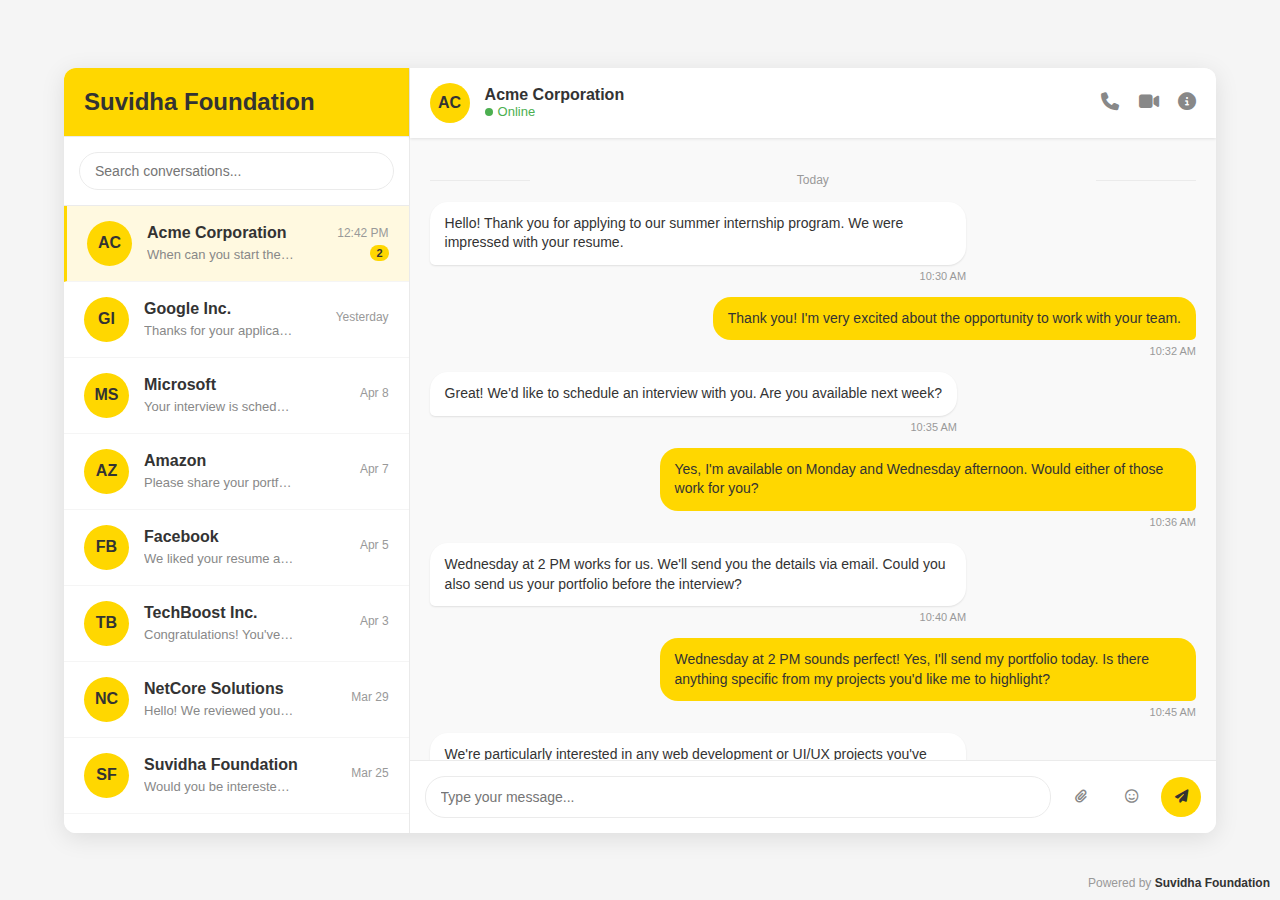
<file: templates/chat_section.html>
<!DOCTYPE html>
<html lang="en">
<head>
    <meta charset="UTF-8">
    <meta name="viewport" content="width=device-width, initial-scale=1.0">
    <title>Suvidha Foundation - Job Portal Chat Interface</title>
    <link href="https://cdnjs.cloudflare.com/ajax/libs/font-awesome/6.4.0/css/all.min.css" rel="stylesheet">
    <style>
        /* Global Styles */
        * {
            margin: 0;
            padding: 0;
            box-sizing: border-box;
            font-family: 'Segoe UI', Tahoma, Geneva, Verdana, sans-serif;
        }

        body {
            background-color: #f5f5f5;
            height: 100vh;
            display: flex;
            justify-content: center;
            align-items: center;
        }

        /* Main Container */
        .chat-container {
            width: 90%;
            max-width: 1200px;
            height: 85vh;
            display: flex;
            background-color: #FFFFFF;
            border-radius: 12px;
            box-shadow: 0 5px 25px rgba(0, 0, 0, 0.1);
            overflow: hidden;
        }

        /* Left Sidebar Styles */
        .chat-sidebar {
            width: 30%;
            background-color: #FFFFFF;
            border-right: 1px solid #eaeaea;
            display: flex;
            flex-direction: column;
            transition: all 0.3s ease;
        }

        .sidebar-header {
            padding: 20px;
            background-color: #FFD700;
            color: #333;
            font-weight: 600;
            border-bottom: 1px solid #ebebeb;
            display: flex;
            align-items: center;
        }
        
        .company-logo {
            height: 28px;
            margin-right: 10px;
        }

        .search-container {
            padding: 15px;
            border-bottom: 1px solid #ebebeb;
        }

        .search-input {
            width: 100%;
            padding: 10px 15px;
            border: 1px solid #ebebeb;
            border-radius: 20px;
            outline: none;
            font-size: 14px;
            transition: all 0.3s ease;
        }

        .search-input:focus {
            border-color: #FFD700;
            box-shadow: 0 0 0 2px rgba(255, 215, 0, 0.2);
        }

        .chat-list {
            flex: 1;
            overflow-y: auto;
        }

        .chat-item {
            padding: 15px 20px;
            display: flex;
            align-items: center;
            border-bottom: 1px solid #f5f5f5;
            cursor: pointer;
            transition: all 0.2s ease;
        }

        .chat-item:hover {
            background-color: #f9f9f9;
        }

        .chat-item.active {
            background-color: #fff9e0;
            border-left: 3px solid #FFD700;
        }

        .chat-avatar {
            width: 45px;
            height: 45px;
            border-radius: 50%;
            margin-right: 15px;
            background-color: #FFD700;
            display: flex;
            align-items: center;
            justify-content: center;
            color: #333;
            font-weight: bold;
            font-size: 16px;
        }

        .chat-info {
            flex: 1;
        }

        .chat-name {
            font-weight: 600;
            margin-bottom: 5px;
            color: #333;
        }

        .chat-preview {
            font-size: 13px;
            color: #888;
            white-space: nowrap;
            overflow: hidden;
            text-overflow: ellipsis;
            max-width: 150px;
        }

        .chat-meta {
            display: flex;
            flex-direction: column;
            align-items: flex-end;
        }

        .chat-time {
            font-size: 12px;
            color: #999;
            margin-bottom: 5px;
        }

        .chat-badge {
            background-color: #FFD700;
            color: #333;
            font-size: 11px;
            font-weight: bold;
            padding: 2px 6px;
            border-radius: 10px;
        }

        /* Main Chat Area Styles */
        .chat-main {
            flex: 1;
            display: flex;
            flex-direction: column;
            background-color: #f9f9f9;
        }

        .chat-header {
            padding: 15px 20px;
            background-color: #FFFFFF;
            box-shadow: 0 1px 3px rgba(0, 0, 0, 0.1);
            display: flex;
            align-items: center;
            z-index: 1;
        }

        .company-avatar {
            width: 40px;
            height: 40px;
            border-radius: 50%;
            margin-right: 15px;
            background-color: #FFD700;
            display: flex;
            align-items: center;
            justify-content: center;
            color: #333;
            font-weight: bold;
            font-size: 16px;
        }

        .company-info {
            flex: 1;
        }

        .company-name {
            font-weight: 600;
            color: #333;
        }

        .company-status {
            font-size: 13px;
            color: #4CAF50;
            display: flex;
            align-items: center;
        }

        .status-dot {
            height: 8px;
            width: 8px;
            background-color: #4CAF50;
            border-radius: 50%;
            margin-right: 5px;
        }

        .header-actions i {
            margin-left: 15px;
            color: #888;
            cursor: pointer;
            font-size: 18px;
            transition: color 0.2s ease;
        }

        .header-actions i:hover {
            color: #FFD700;
        }

        .chat-messages {
            flex: 1;
            padding: 20px;
            overflow-y: auto;
            display: flex;
            flex-direction: column;
        }

        .message {
            max-width: 70%;
            margin-bottom: 15px;
            display: flex;
            flex-direction: column;
        }

        .message-content {
            padding: 12px 15px;
            border-radius: 18px;
            font-size: 14px;
            line-height: 1.4;
            position: relative;
        }

        .message-time {
            font-size: 11px;
            color: #999;
            margin-top: 5px;
            align-self: flex-end;
        }

        .message.received {
            align-self: flex-start;
        }

        .message.received .message-content {
            background-color: #FFFFFF;
            border-bottom-left-radius: 5px;
            color: #333;
            box-shadow: 0 1px 2px rgba(0, 0, 0, 0.1);
        }

        .message.sent {
            align-self: flex-end;
        }

        .message.sent .message-content {
            background-color: #FFD700;
            color: #333;
            border-bottom-right-radius: 5px;
        }

        .date-divider {
            text-align: center;
            margin: 15px 0;
            font-size: 12px;
            color: #999;
            position: relative;
        }

        .date-divider::before, .date-divider::after {
            content: "";
            position: absolute;
            top: 50%;
            width: 100px;
            height: 1px;
            background-color: #ebebeb;
        }

        .date-divider::before {
            left: 0;
        }

        .date-divider::after {
            right: 0;
        }

        .chat-input-container {
            padding: 15px;
            background-color: #FFFFFF;
            border-top: 1px solid #ebebeb;
            display: flex;
            align-items: center;
        }

        .chat-input {
            flex: 1;
            padding: 12px 15px;
            border: 1px solid #ebebeb;
            border-radius: 20px;
            outline: none;
            font-size: 14px;
            transition: all 0.3s ease;
        }

        .chat-input:focus {
            border-color: #FFD700;
            box-shadow: 0 0 0 2px rgba(255, 215, 0, 0.2);
        }

        .input-actions {
            display: flex;
            align-items: center;
        }

        .input-actions button {
            width: 40px;
            height: 40px;
            border-radius: 50%;
            margin-left: 10px;
            border: none;
            outline: none;
            cursor: pointer;
            display: flex;
            align-items: center;
            justify-content: center;
            background-color: transparent;
            color: #888;
            transition: all 0.2s ease;
        }

        .input-actions button:hover {
            color: #FFD700;
        }

        .send-btn {
            background-color: #FFD700 !important;
            color: #333 !important;
        }

        .send-btn:hover {
            background-color: #f7ce00 !important;
            transform: scale(1.05);
        }

        /* Mobile Responsiveness */
        @media (max-width: 768px) {
            .chat-container {
                width: 95%;
                height: 90vh;
                flex-direction: column;
            }

            .chat-sidebar {
                width: 100%;
                height: 100%;
                position: absolute;
                left: 0;
                top: 0;
                z-index: 2;
                transform: translateX(-100%);
            }

            .chat-sidebar.active {
                transform: translateX(0);
            }

            .chat-main {
                width: 100%;
            }

            .chat-header {
                padding: 10px 15px;
            }

            .company-avatar {
                width: 35px;
                height: 35px;
            }

            .menu-toggle {
                display: block !important;
                margin-right: 10px;
            }

            .message {
                max-width: 85%;
            }
        }

        /* Menu Toggle for Mobile */
        .menu-toggle {
            display: none;
            background: transparent;
            border: none;
            cursor: pointer;
            font-size: 20px;
            color: #555;
        }

        /* Utility classes */
        .hidden {
            display: none;
        }

        /* Scrollbar Styling */
        ::-webkit-scrollbar {
            width: 6px;
        }

        ::-webkit-scrollbar-track {
            background: #f1f1f1;
        }

        ::-webkit-scrollbar-thumb {
            background: #ddd;
            border-radius: 3px;
        }

        ::-webkit-scrollbar-thumb:hover {
            background: #ccc;
        }

        /* Footer Branding */
        .powered-by {
            position: absolute;
            bottom: 10px;
            right: 10px;
            font-size: 12px;
            color: #999;
        }
        
        .powered-by strong {
            color: #333;
        }
    </style>
</head>
<body>
    <!-- Main Chat Container -->
    <div class="chat-container">
        <!-- Left Sidebar -->
        <div class="chat-sidebar">
            <!-- Sidebar Header -->
            <div class="sidebar-header">
                <h2>Suvidha Foundation</h2>
            </div>
            
            <!-- Search Bar -->
            <div class="search-container">
                <input type="text" class="search-input" placeholder="Search conversations...">
            </div>
            
            <!-- Chat List -->
            <div class="chat-list">
                <!-- Active Chat Item -->
                <div class="chat-item active">
                    <div class="chat-avatar">AC</div>
                    <div class="chat-info">
                        <div class="chat-name">Acme Corporation</div>
                        <div class="chat-preview">When can you start the internship?</div>
                    </div>
                    <div class="chat-meta">
                        <div class="chat-time">12:42 PM</div>
                        <div class="chat-badge">2</div>
                    </div>
                </div>
                
                <!-- Other Chat Items -->
                <div class="chat-item">
                    <div class="chat-avatar">GI</div>
                    <div class="chat-info">
                        <div class="chat-name">Google Inc.</div>
                        <div class="chat-preview">Thanks for your application!</div>
                    </div>
                    <div class="chat-meta">
                        <div class="chat-time">Yesterday</div>
                    </div>
                </div>
                
                <div class="chat-item">
                    <div class="chat-avatar">MS</div>
                    <div class="chat-info">
                        <div class="chat-name">Microsoft</div>
                        <div class="chat-preview">Your interview is scheduled for...</div>
                    </div>
                    <div class="chat-meta">
                        <div class="chat-time">Apr 8</div>
                    </div>
                </div>
                
                <div class="chat-item">
                    <div class="chat-avatar">AZ</div>
                    <div class="chat-info">
                        <div class="chat-name">Amazon</div>
                        <div class="chat-preview">Please share your portfolio link.</div>
                    </div>
                    <div class="chat-meta">
                        <div class="chat-time">Apr 7</div>
                    </div>
                </div>
                
                <div class="chat-item">
                    <div class="chat-avatar">FB</div>
                    <div class="chat-info">
                        <div class="chat-name">Facebook</div>
                        <div class="chat-preview">We liked your resume and would...</div>
                    </div>
                    <div class="chat-meta">
                        <div class="chat-time">Apr 5</div>
                    </div>
                </div>
                
                <div class="chat-item">
                    <div class="chat-avatar">TB</div>
                    <div class="chat-info">
                        <div class="chat-name">TechBoost Inc.</div>
                        <div class="chat-preview">Congratulations! You've been...</div>
                    </div>
                    <div class="chat-meta">
                        <div class="chat-time">Apr 3</div>
                    </div>
                </div>
                
                <div class="chat-item">
                    <div class="chat-avatar">NC</div>
                    <div class="chat-info">
                        <div class="chat-name">NetCore Solutions</div>
                        <div class="chat-preview">Hello! We reviewed your application...</div>
                    </div>
                    <div class="chat-meta">
                        <div class="chat-time">Mar 29</div>
                    </div>
                </div>
                
                <div class="chat-item">
                    <div class="chat-avatar">SF</div>
                    <div class="chat-info">
                        <div class="chat-name">Suvidha Foundation</div>
                        <div class="chat-preview">Would you be interested in joining...</div>
                    </div>
                    <div class="chat-meta">
                        <div class="chat-time">Mar 25</div>
                    </div>
                </div>
            </div>
        </div>
        
        <!-- Main Chat Area -->
        <div class="chat-main">
            <!-- Chat Header -->
            <div class="chat-header">
                <button class="menu-toggle">
                    <i class="fas fa-bars"></i>
                </button>
                <div class="company-avatar">AC</div>
                <div class="company-info">
                    <div class="company-name">Acme Corporation</div>
                    <div class="company-status">
                        <span class="status-dot"></span>
                        Online
                    </div>
                </div>
                <div class="header-actions">
                    <i class="fas fa-phone"></i>
                    <i class="fas fa-video"></i>
                    <i class="fas fa-info-circle"></i>
                </div>
            </div>
            
            <!-- Chat Messages -->
            <div class="chat-messages">
                <!-- Date Divider -->
                <div class="date-divider">Today</div>
                
                <!-- Received Message -->
                <div class="message received">
                    <div class="message-content">
                        Hello! Thank you for applying to our summer internship program. We were impressed with your resume.
                    </div>
                    <div class="message-time">10:30 AM</div>
                </div>
                
                <!-- Sent Message -->
                <div class="message sent">
                    <div class="message-content">
                        Thank you! I'm very excited about the opportunity to work with your team.
                    </div>
                    <div class="message-time">10:32 AM</div>
                </div>
                
                <!-- Received Message -->
                <div class="message received">
                    <div class="message-content">
                        Great! We'd like to schedule an interview with you. Are you available next week?
                    </div>
                    <div class="message-time">10:35 AM</div>
                </div>
                
                <!-- Sent Message -->
                <div class="message sent">
                    <div class="message-content">
                        Yes, I'm available on Monday and Wednesday afternoon. Would either of those work for you?
                    </div>
                    <div class="message-time">10:36 AM</div>
                </div>
                
                <!-- Received Message -->
                <div class="message received">
                    <div class="message-content">
                        Wednesday at 2 PM works for us. We'll send you the details via email. Could you also send us your portfolio before the interview?
                    </div>
                    <div class="message-time">10:40 AM</div>
                </div>
                
                <!-- Sent Message -->
                <div class="message sent">
                    <div class="message-content">
                        Wednesday at 2 PM sounds perfect! Yes, I'll send my portfolio today. Is there anything specific from my projects you'd like me to highlight?
                    </div>
                    <div class="message-time">10:45 AM</div>
                </div>
                
                <!-- Received Message -->
                <div class="message received">
                    <div class="message-content">
                        We're particularly interested in any web development or UI/UX projects you've worked on. Also, please be prepared to discuss your experience with JavaScript frameworks.
                    </div>
                    <div class="message-time">11:00 AM</div>
                </div>
                
                <!-- Sent Message -->
                <div class="message sent">
                    <div class="message-content">
                        Perfect! I have several web development projects in my portfolio, including a recent one using React.js. I'll make sure to highlight those and will be prepared to discuss my JavaScript experience in detail.
                    </div>
                    <div class="message-time">11:05 AM</div>
                </div>
                
                <!-- Received Message -->
                <div class="message received">
                    <div class="message-content">
                        Sounds great! Looking forward to our conversation on Wednesday. When can you start the internship if selected?
                    </div>
                    <div class="message-time">12:42 PM</div>
                </div>
            </div>
            
            <!-- Chat Input Area -->
            <div class="chat-input-container">
                <input type="text" class="chat-input" placeholder="Type your message...">
                <div class="input-actions">
                    <button>
                        <i class="fas fa-paperclip"></i>
                    </button>
                    <button>
                        <i class="far fa-smile"></i>
                    </button>
                    <button class="send-btn">
                        <i class="fas fa-paper-plane"></i>
                    </button>
                </div>
            </div>
        </div>
    </div>
    
    <div class="powered-by">Powered by <strong>Suvidha Foundation</strong></div>

    <script>
        // This is just a minimal script to toggle the sidebar on mobile
        document.querySelector('.menu-toggle').addEventListener('click', function() {
            document.querySelector('.chat-sidebar').classList.toggle('active');
        });
    </script>
</body>
</html>
</file>
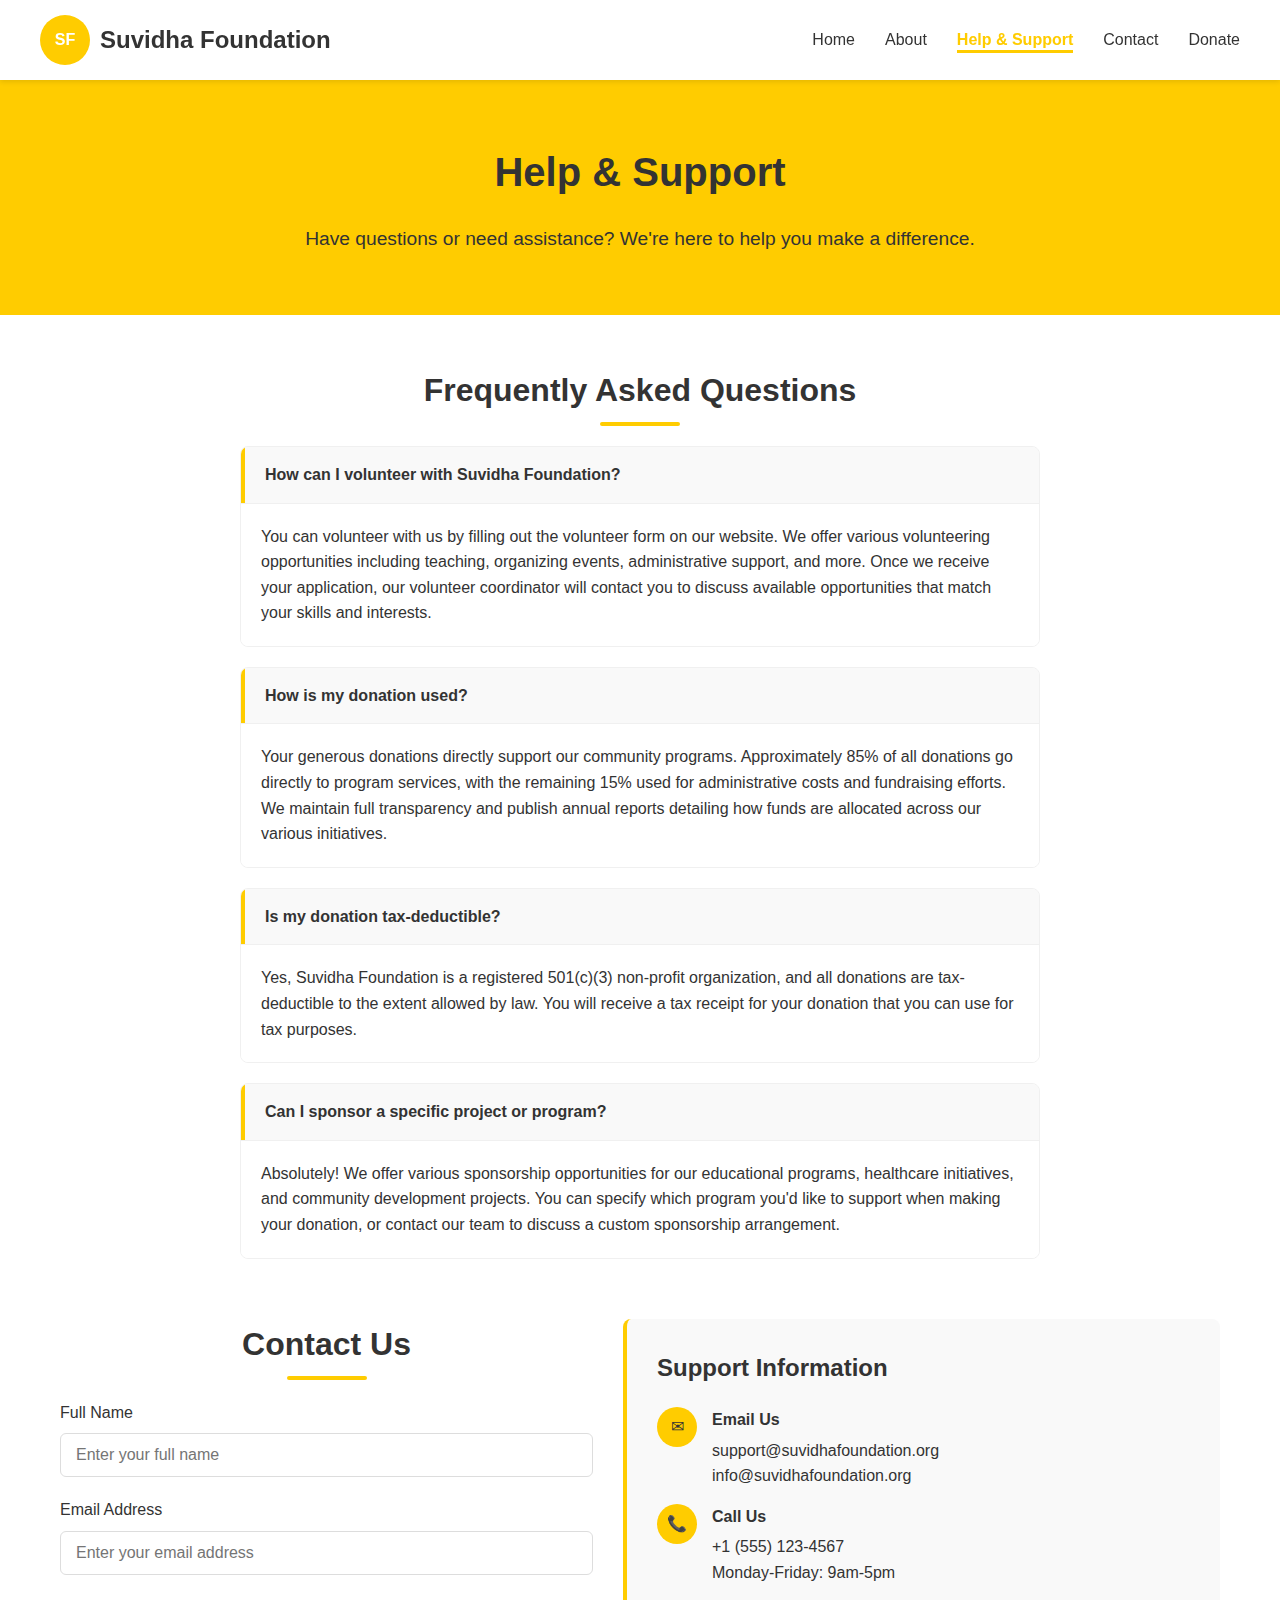
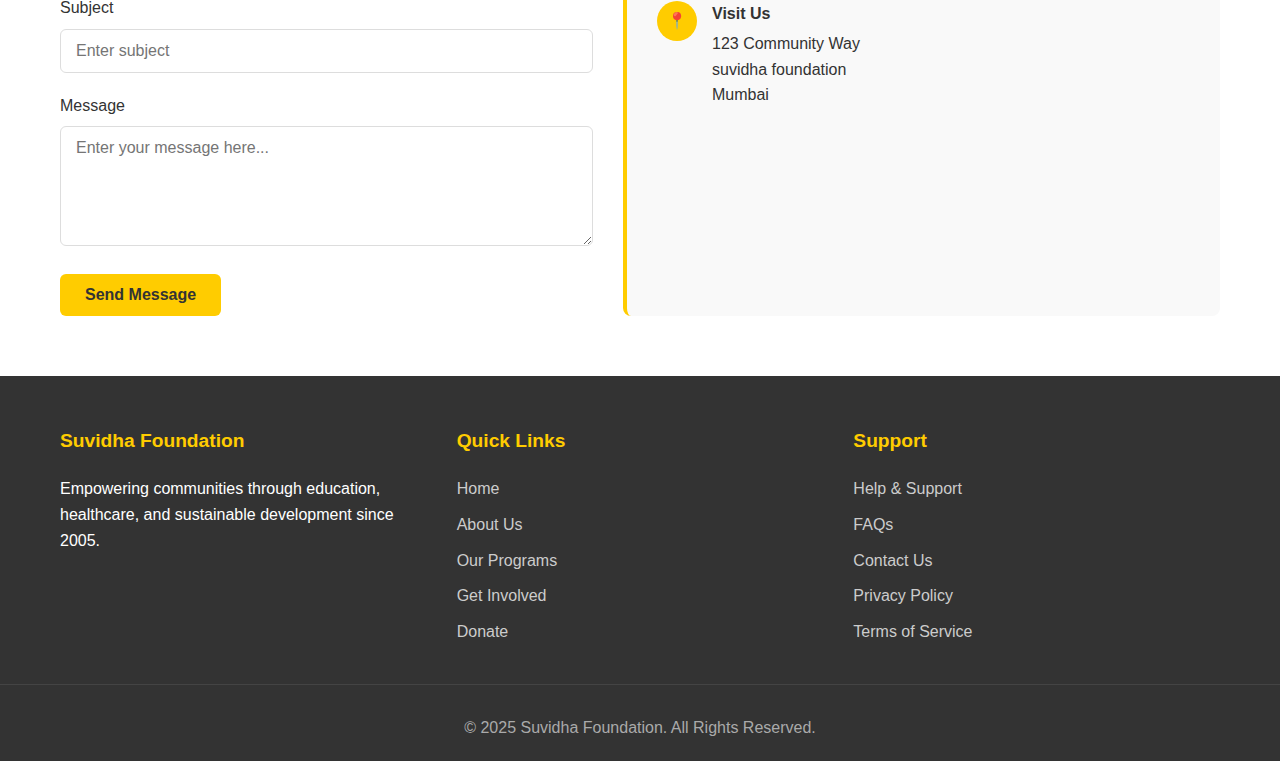
<file: templates/help.html>
<!DOCTYPE html>
<html lang="en">
<head>
    <meta charset="UTF-8">
    <meta name="viewport" content="width=device-width, initial-scale=1.0">
    <title>Help & Support - Suvidha Foundation</title>
    <style>
        
        * {
            margin: 0;
            padding: 0;
            box-sizing: border-box;
            font-family: 'Segoe UI', Tahoma, Geneva, Verdana, sans-serif;
        }

        body {
            background-color: #ffffff;
            color: #333333;
            line-height: 1.6;
        }

        .container {
            max-width: 1200px;
            margin: 0 auto;
            padding: 0 20px;
        }

        a {
            text-decoration: none;
            color: #333;
        }

        
        header {
            background-color: #ffffff;
            box-shadow: 0 2px 5px rgba(0, 0, 0, 0.1);
            position: sticky;
            top: 0;
            z-index: 100;
        }

        .header-container {
            display: flex;
            justify-content: space-between;
            align-items: center;
            padding: 15px 0;
        }

        .logo {
            display: flex;
            align-items: center;
        }

        .logo-img {
            width: 50px;
            height: 50px;
            background-color: #FFCC00;
            border-radius: 50%;
            margin-right: 10px;
            display: flex;
            align-items: center;
            justify-content: center;
            font-weight: bold;
            color: #ffffff;
        }

        .logo-text {
            font-size: 1.5rem;
            font-weight: bold;
            color: #333;
        }

        .nav-links {
            display: flex;
            list-style: none;
        }

        .nav-links li {
            margin-left: 30px;
        }

        .nav-links a {
            position: relative;
            font-weight: 500;
            transition: color 0.3s;
        }

        .nav-links a:hover {
            color: #FFCC00;
        }

        .nav-links a.active {
            color: #FFCC00;
            font-weight: 600;
        }

        .nav-links a.active::after {
            content: "";
            position: absolute;
            bottom: -5px;
            left: 0;
            width: 100%;
            height: 3px;
            background-color: #FFCC00;
        }

        .menu-toggle {
            display: none;
            flex-direction: column;
            justify-content: space-between;
            width: 30px;
            height: 21px;
            cursor: pointer;
        }

        .menu-toggle span {
            height: 3px;
            width: 100%;
            background-color: #333;
            border-radius: 3px;
        }

       
        .hero {
            background-color: #FFCC00;
            padding: 60px 0;
            text-align: center;
            margin-bottom: 50px;
        }

        .hero h1 {
            font-size: 2.5rem;
            margin-bottom: 20px;
            color: #333;
        }

        .hero p {
            font-size: 1.2rem;
            max-width: 800px;
            margin: 0 auto;
            color: #333;
        }

        
        .main-content {
            margin: 50px 0;
        }

      
        .faq-section {
            margin-bottom: 60px;
        }

        .section-title {
            font-size: 2rem;
            margin-bottom: 30px;
            color: #333;
            text-align: center;
            position: relative;
        }

        .section-title::after {
            content: "";
            position: absolute;
            bottom: -10px;
            left: 50%;
            transform: translateX(-50%);
            width: 80px;
            height: 4px;
            background-color: #FFCC00;
            border-radius: 2px;
        }

        .faq-container {
            max-width: 800px;
            margin: 0 auto;
        }

        .faq-item {
            margin-bottom: 20px;
            border: 1px solid #f0f0f0;
            border-radius: 8px;
            overflow: hidden;
        }

        .faq-question {
            padding: 15px 20px;
            font-weight: 600;
            background-color: #f9f9f9;
            cursor: pointer;
            position: relative;
            border-left: 4px solid #FFCC00;
        }

        .faq-answer {
            padding: 20px;
            background-color: #ffffff;
            border-top: 1px solid #f0f0f0;
        }

       
        .support-section {
            display: flex;
            flex-wrap: wrap;
            gap: 30px;
            margin-bottom: 60px;
        }

        .contact-form {
            flex: 1;
            min-width: 300px;
        }

        .form-group {
            margin-bottom: 20px;
        }

        .form-group label {
            display: block;
            margin-bottom: 8px;
            font-weight: 500;
        }

        .form-group input,
        .form-group textarea,
        .form-group select {
            width: 100%;
            padding: 12px 15px;
            border: 1px solid #ddd;
            border-radius: 6px;
            font-size: 1rem;
            transition: border-color 0.3s;
        }

        .form-group input:focus,
        .form-group textarea:focus,
        .form-group select:focus {
            outline: none;
            border-color: #FFCC00;
        }

        .form-group textarea {
            resize: vertical;
            min-height: 120px;
        }

        .btn {
            background-color: #FFCC00;
            color: #333;
            border: none;
            padding: 12px 25px;
            border-radius: 6px;
            font-size: 1rem;
            font-weight: 600;
            cursor: pointer;
            transition: background-color 0.3s;
        }

        .btn:hover {
            background-color: #e6b800;
        }

        .support-info {
            flex: 1;
            min-width: 300px;
            background-color: #f9f9f9;
            padding: 30px;
            border-radius: 8px;
            border-left: 4px solid #FFCC00;
        }

        .support-info h3 {
            margin-bottom: 20px;
            font-size: 1.5rem;
        }

        .info-item {
            margin-bottom: 15px;
            display: flex;
            align-items: flex-start;
        }

        .info-icon {
            width: 40px;
            height: 40px;
            background-color: #FFCC00;
            border-radius: 50%;
            display: flex;
            align-items: center;
            justify-content: center;
            margin-right: 15px;
            flex-shrink: 0;
        }

        .info-text {
            flex-grow: 1;
        }

        .info-text h4 {
            margin-bottom: 5px;
        }

        footer {
            background-color: #333;
            color: #fff;
            padding: 50px 0 20px;
        }

        .footer-container {
            display: flex;
            flex-wrap: wrap;
            justify-content: space-between;
            gap: 30px;
        }

        .footer-column {
            flex: 1;
            min-width: 200px;
        }

        .footer-column h3 {
            font-size: 1.2rem;
            margin-bottom: 20px;
            color: #FFCC00;
        }

        .footer-links {
            list-style: none;
        }

        .footer-links li {
            margin-bottom: 10px;
        }

        .footer-links a {
            color: #ccc;
            transition: color 0.3s;
        }

        .footer-links a:hover {
            color: #FFCC00;
        }

        .copyright {
            text-align: center;
            padding-top: 30px;
            margin-top: 30px;
            border-top: 1px solid #444;
            color: #aaa;
        }

       
        @media (max-width: 768px) {
            .menu-toggle {
                display: flex;
            }

            .nav-links {
                position: fixed;
                top: 80px;
                left: 0;
                width: 100%;
                background-color: #fff;
                flex-direction: column;
                align-items: center;
                padding: 20px 0;
                box-shadow: 0 5px 10px rgba(0, 0, 0, 0.1);
                transform: translateY(-100%);
                opacity: 0;
                pointer-events: none;
                transition: all 0.3s ease;
            }

            .nav-links.active {
                transform: translateY(0);
                opacity: 1;
                pointer-events: auto;
            }

            .nav-links li {
                margin: 10px 0;
            }

            .hero {
                padding: 40px 0;
            }

            .hero h1 {
                font-size: 2rem;
            }

            .section-title {
                font-size: 1.8rem;
            }
        }

        @media (max-width: 480px) {
            .logo-text {
                font-size: 1.2rem;
            }

            .hero h1 {
                font-size: 1.8rem;
            }

            .hero p {
                font-size: 1rem;
            }
        }
    </style>
</head>
<body>
   
    <header>
        <div class="container header-container">
            <div class="logo">
                <div class="logo-img">SF</div>
                <div class="logo-text">Suvidha Foundation</div>
            </div>
            <div class="menu-toggle">
                <span></span>
                <span></span>
                <span></span>
            </div>
            <ul class="nav-links">
                <li><a href="#">Home</a></li>
                <li><a href="#">About</a></li>
                <li><a href="#" class="active">Help & Support</a></li>
                <li><a href="#">Contact</a></li>
                <li><a href="#">Donate</a></li>
            </ul>
        </div>
    </header>

   
    <section class="hero">
        <div class="container">
            <h1>Help & Support</h1>
            <p>Have questions or need assistance? We're here to help you make a difference.</p>
        </div>
    </section>

    <main class="main-content">
        <div class="container">
           
            <section class="faq-section">
                <h2 class="section-title">Frequently Asked Questions</h2>
                <div class="faq-container">
                    <div class="faq-item">
                        <div class="faq-question">How can I volunteer with Suvidha Foundation?</div>
                        <div class="faq-answer">
                            <p>You can volunteer with us by filling out the volunteer form on our website. We offer various volunteering opportunities including teaching, organizing events, administrative support, and more. Once we receive your application, our volunteer coordinator will contact you to discuss available opportunities that match your skills and interests.</p>
                        </div>
                    </div>
                    <div class="faq-item">
                        <div class="faq-question">How is my donation used?</div>
                        <div class="faq-answer">
                            <p>Your generous donations directly support our community programs. Approximately 85% of all donations go directly to program services, with the remaining 15% used for administrative costs and fundraising efforts. We maintain full transparency and publish annual reports detailing how funds are allocated across our various initiatives.</p>
                        </div>
                    </div>
                    <div class="faq-item">
                        <div class="faq-question">Is my donation tax-deductible?</div>
                        <div class="faq-answer">
                            <p>Yes, Suvidha Foundation is a registered 501(c)(3) non-profit organization, and all donations are tax-deductible to the extent allowed by law. You will receive a tax receipt for your donation that you can use for tax purposes.</p>
                        </div>
                    </div>
                    <div class="faq-item">
                        <div class="faq-question">Can I sponsor a specific project or program?</div>
                        <div class="faq-answer">
                            <p>Absolutely! We offer various sponsorship opportunities for our educational programs, healthcare initiatives, and community development projects. You can specify which program you'd like to support when making your donation, or contact our team to discuss a custom sponsorship arrangement.</p>
                        </div>
                    </div>
                </div>
            </section>

        
            <section class="support-section">
                <div class="contact-form">
                    <h2 class="section-title">Contact Us</h2>
                    <form>
                        <div class="form-group">
                            <label for="name">Full Name</label>
                            <input type="text" id="name" placeholder="Enter your full name" required>
                        </div>
                        <div class="form-group">
                            <label for="email">Email Address</label>
                            <input type="email" id="email" placeholder="Enter your email address" required>
                        </div>
                        <div class="form-group">
                            <label for="subject">Subject</label>
                            <input type="text" id="subject" placeholder="Enter subject">
                        </div>
                        <div class="form-group">
                            <label for="message">Message</label>
                            <textarea id="message" placeholder="Enter your message here..." required></textarea>
                        </div>
                        <button type="submit" class="btn">Send Message</button>
                    </form>
                </div>
                <div class="support-info">
                    <h3>Support Information</h3>
                    <div class="info-item">
                        <div class="info-icon">✉</div>
                        <div class="info-text">
                            <h4>Email Us</h4>
                            <p>support@suvidhafoundation.org</p>
                            <p>info@suvidhafoundation.org</p>
                        </div>
                    </div>
                    <div class="info-item">
                        <div class="info-icon">📞</div>
                        <div class="info-text">
                            <h4>Call Us</h4>
                            <p>+1 (555) 123-4567</p>
                            <p>Monday-Friday: 9am-5pm</p>
                        </div>
                    </div>
                    <div class="info-item">
                        <div class="info-icon">📍</div>
                        <div class="info-text">
                            <h4>Visit Us</h4>
                            <p>123 Community Way</p>
                            <p>suvidha foundation</p>
                            <p>Mumbai </p>
                        </div>
                    </div>
                </div>
            </section>
        </div>
    </main>

   
    <footer>
        <div class="container footer-container">
            <div class="footer-column">
                <h3>Suvidha Foundation</h3>
                <p>Empowering communities through education, healthcare, and sustainable development since 2005.</p>
            </div>
            <div class="footer-column">
                <h3>Quick Links</h3>
                <ul class="footer-links">
                    <li><a href="#">Home</a></li>
                    <li><a href="#">About Us</a></li>
                    <li><a href="#">Our Programs</a></li>
                    <li><a href="#">Get Involved</a></li>
                    <li><a href="#">Donate</a></li>
                </ul>
            </div>
            <div class="footer-column">
                <h3>Support</h3>
                <ul class="footer-links">
                    <li><a href="#">Help & Support</a></li>
                    <li><a href="#">FAQs</a></li>
                    <li><a href="#">Contact Us</a></li>
                    <li><a href="#">Privacy Policy</a></li>
                    <li><a href="#">Terms of Service</a></li>
                </ul>
            </div>
        </div>
        <div class="copyright">
            <p>&copy; 2025 Suvidha Foundation. All Rights Reserved.</p>
        </div>
    </footer>

    <script>
       
        const menuToggle = document.querySelector('.menu-toggle');
        const navLinks = document.querySelector('.nav-links');

        menuToggle.addEventListener('click', function() {
            navLinks.classList.toggle('active');
        });

       
        const faqQuestions = document.querySelectorAll('.faq-question');

        faqQuestions.forEach(question => {
            question.addEventListener('click', function() {
                const answer = this.nextElementSibling;
                
                if (answer.style.display === 'none' || answer.style.display === '') {
                    answer.style.display = 'block';
                } else {
                    answer.style.display = 'none';
                }
            });
        });
    </script>
</body>
</html>
</file>
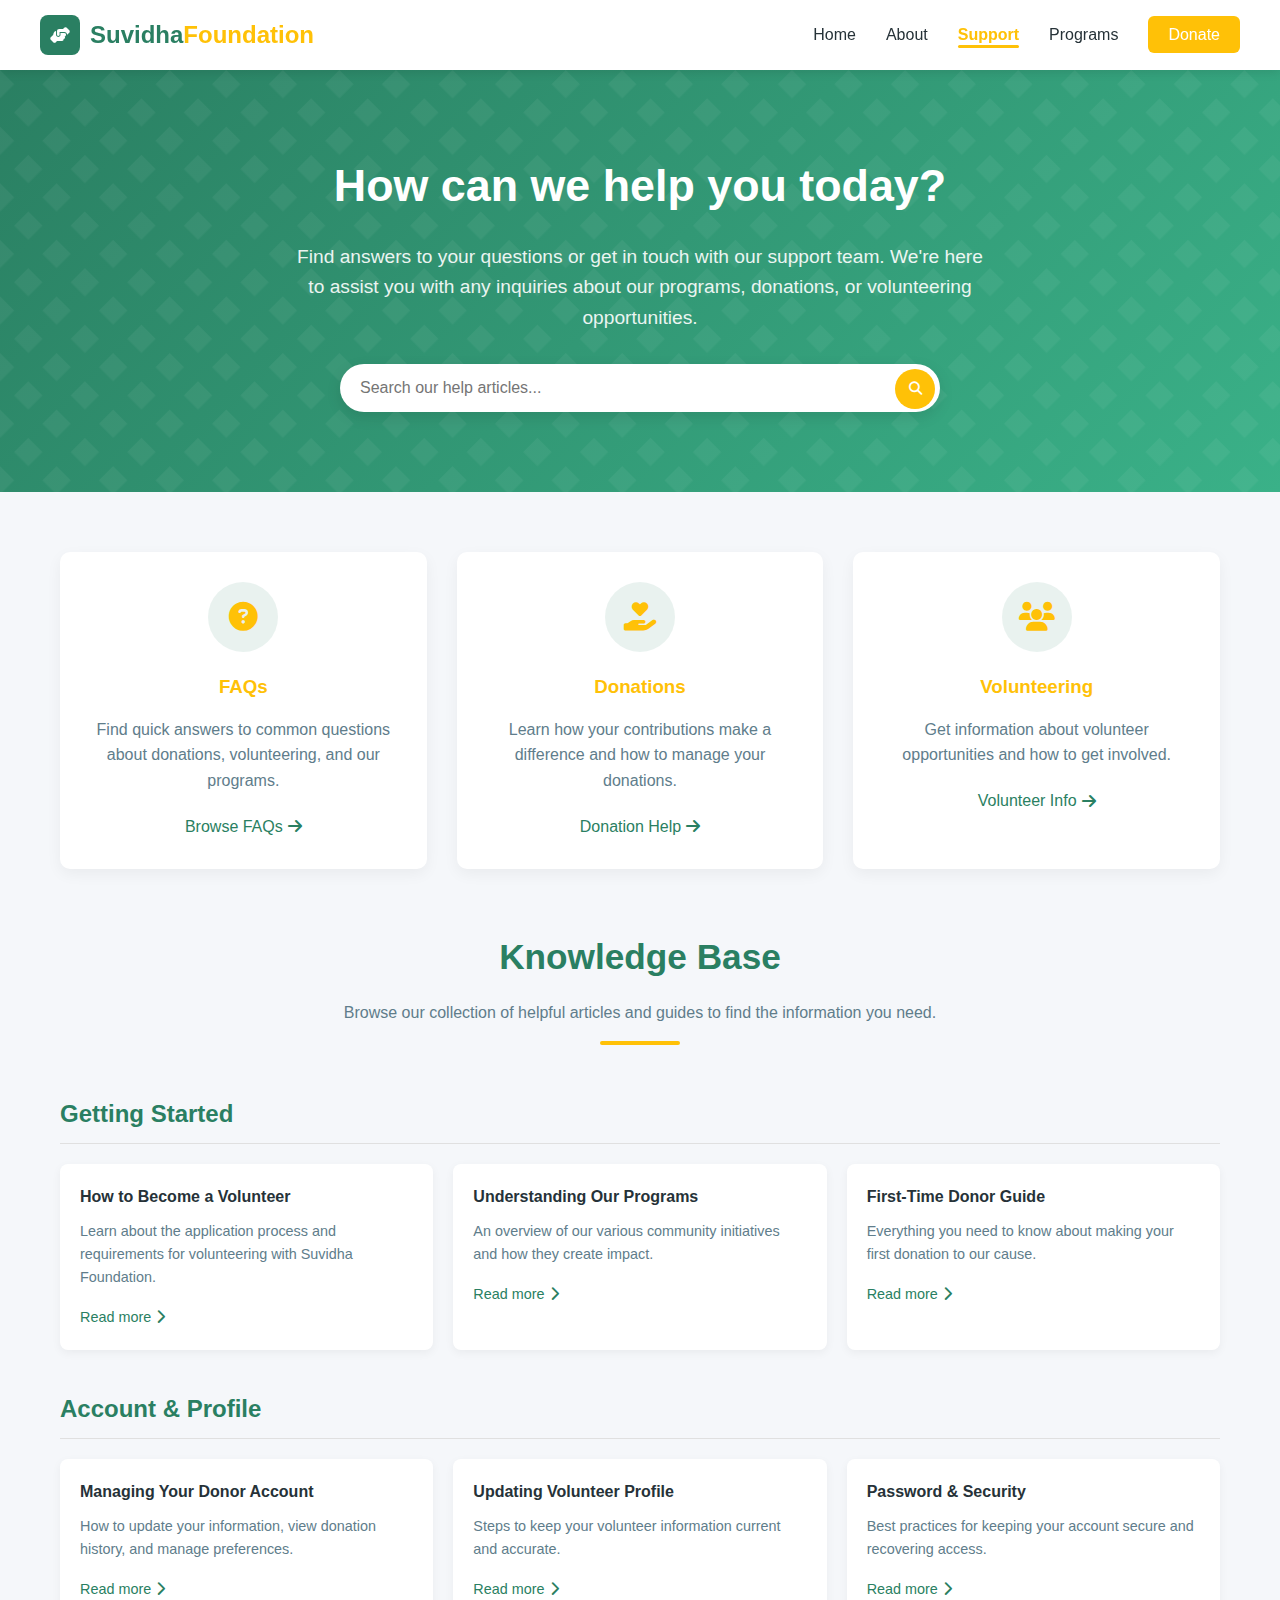
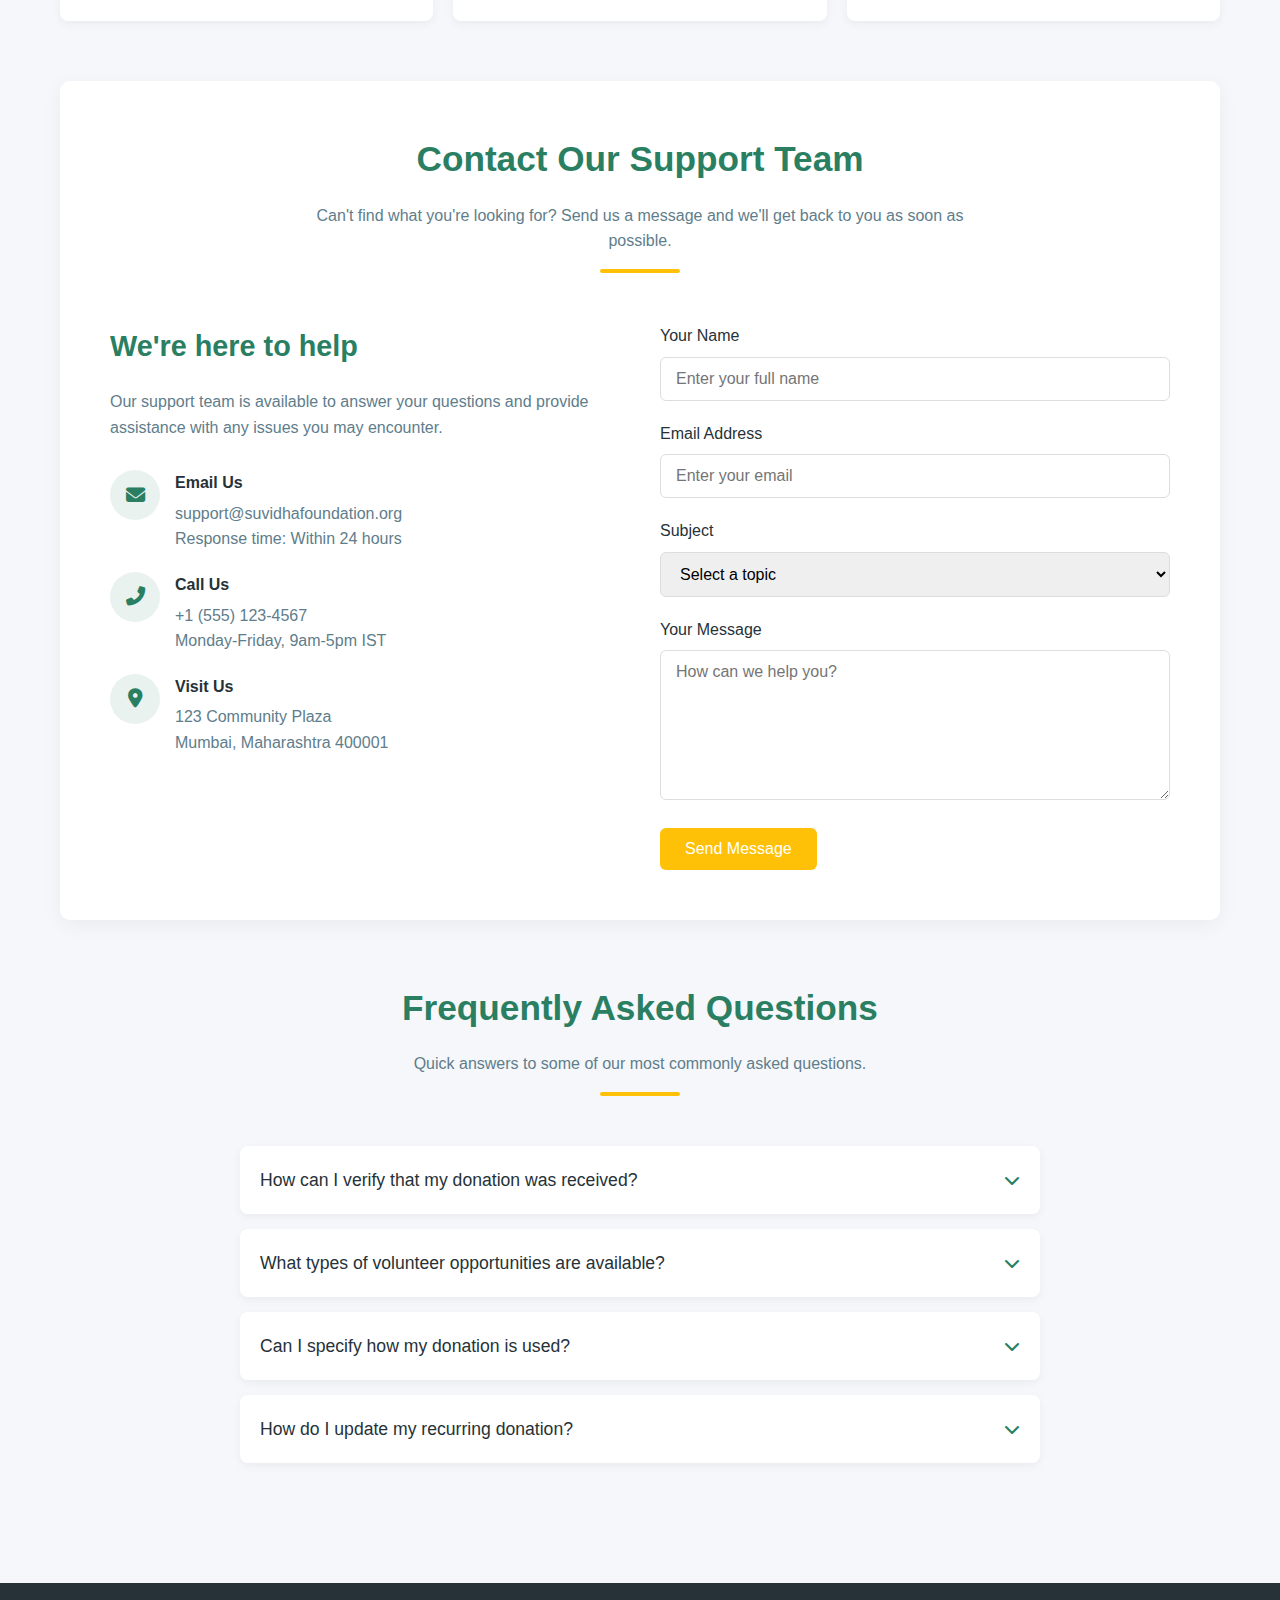
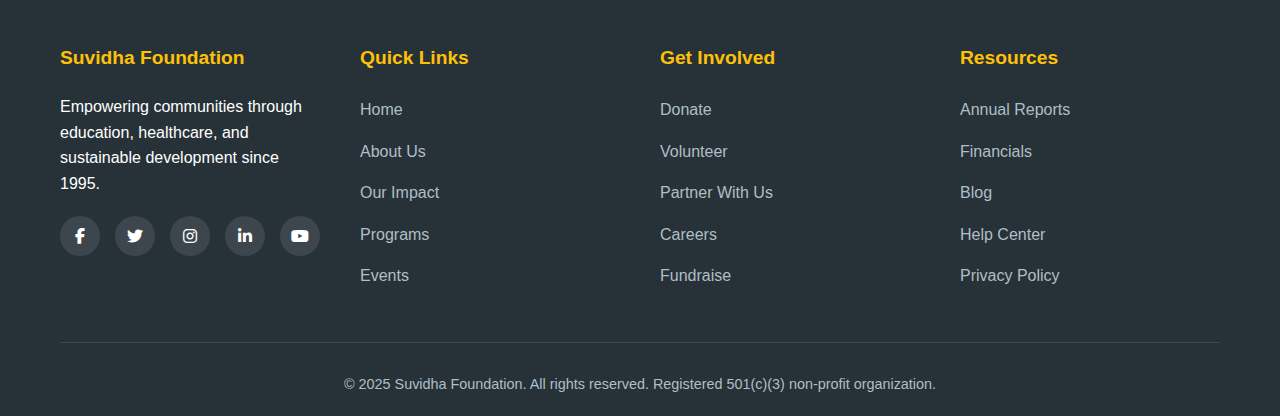
<file: templates/help_2.html>
<!DOCTYPE html>
<html lang="en">
<head>
    <meta charset="UTF-8">
    <meta name="viewport" content="width=device-width, initial-scale=1.0">
    <title>Support Center - Suvidha Foundation</title>
    <link rel="stylesheet" href="https://cdnjs.cloudflare.com/ajax/libs/font-awesome/6.4.0/css/all.min.css">
    <style>
        :root {
            --primary: #2a7f62;
            --secondary: #ffc107;
            --light: #f5f7fa;
            --dark: #263238;
            --gray: #607d8b;
        }
        
        * {
            margin: 0;
            padding: 0;
            box-sizing: border-box;
            font-family: 'Poppins', sans-serif;
        }

        body {
            background-color: var(--light);
            color: var(--dark);
            line-height: 1.6;
        }

        .container {
            max-width: 1200px;
            margin: 0 auto;
            padding: 0 20px;
        }

        a {
            text-decoration: none;
            color: inherit;
        }

        /* Header */
        header {
            background-color: white;
            box-shadow: 0 2px 10px rgba(0, 0, 0, 0.1);
            position: sticky;
            top: 0;
            z-index: 100;
        }

        .header-container {
            display: flex;
            justify-content: space-between;
            align-items: center;
            padding: 15px 0;
        }

        .logo {
            display: flex;
            align-items: center;
            gap: 10px;
        }

        .logo-icon {
            width: 40px;
            height: 40px;
            background-color: var(--primary);
            border-radius: 8px;
            display: flex;
            align-items: center;
            justify-content: center;
            color: white;
            font-weight: bold;
        }

        .logo-text {
            font-size: 1.5rem;
            font-weight: 700;
            color: var(--primary);
        }

        .logo-text span {
            color: var(--secondary);
        }

        .nav-links {
            display: flex;
            list-style: none;
            gap: 30px;
        }

        .nav-links a {
            font-weight: 500;
            position: relative;
            transition: color 0.3s;
        }

        .nav-links a:hover {
            color: #ffc107;
        }

        .nav-links a.active {
            color: #ffc107;
            font-weight: 600;
        }

        .nav-links a.active::after {
            content: "";
            position: absolute;
            bottom: -5px;
            left: 0;
            width: 100%;
            height: 3px;
            background-color: #ffc107;
            border-radius: 3px;
        }

        .cta-button {
            background-color: #ffc107;
            color: white;
            padding: 10px 20px;
            border-radius: 6px;
            font-weight: 500;
            transition: all 0.3s;
        }

        .cta-button:hover {
            background-color: #1f6b52;
            transform: translateY(-2px);
            box-shadow: 0 4px 8px rgba(0, 0, 0, 0.1);
        }

        .menu-toggle {
            display: none;
            flex-direction: column;
            justify-content: space-between;
            width: 30px;
            height: 21px;
            cursor: pointer;
        }

        .menu-toggle span {
            height: 3px;
            width: 100%;
            background-color: var(--dark);
            border-radius: 3px;
            transition: all 0.3s;
        }

        /* Hero */
        .support-hero {
            background: linear-gradient(135deg, var(--primary) 0%, #3ab188 100%);
            padding: 80px 0;
            color: white;
            text-align: center;
            position: relative;
            overflow: hidden;
        }

        .support-hero::before {
            content: "";
            position: absolute;
            top: 0;
            left: 0;
            width: 100%;
            height: 100%;
            background-image: url('[data-uri]');
        }

        .support-hero .container {
            position: relative;
            z-index: 1;
        }

        .support-hero h1 {
            font-size: 2.8rem;
            margin-bottom: 20px;
            font-weight: 700;
        }

        .support-hero p {
            font-size: 1.2rem;
            max-width: 700px;
            margin: 0 auto 30px;
            opacity: 0.9;
        }

        .search-box {
            max-width: 600px;
            margin: 0 auto;
            position: relative;
        }

        .search-box input {
            width: 100%;
            padding: 15px 20px;
            border-radius: 50px;
            border: none;
            font-size: 1rem;
            box-shadow: 0 5px 15px rgba(0, 0, 0, 0.1);
        }

        .search-box button {
            position: absolute;
            right: 5px;
            top: 5px;
            background-color: var(--secondary);
            color: white;
            border: none;
            width: 40px;
            height: 40px;
            border-radius: 50%;
            display: flex;
            align-items: center;
            justify-content: center;
            cursor: pointer;
            transition: all 0.3s;
        }

        .search-box button:hover {
            background-color: #e0a800;
        }

        /* Main Content */
        .support-content {
            padding: 60px 0;
        }

        .section-title {
            text-align: center;
            margin-bottom: 50px;
            position: relative;
        }

        .section-title h2 {
            font-size: 2.2rem;
            color: var(--primary);
            margin-bottom: 15px;
        }

        .section-title p {
            color: var(--gray);
            max-width: 700px;
            margin: 0 auto;
        }

        .section-title::after {
            content: "";
            display: block;
            width: 80px;
            height: 4px;
            background-color: var(--secondary);
            margin: 15px auto 0;
            border-radius: 2px;
        }

        /* Help Categories */
        .help-categories {
            display: grid;
            grid-template-columns: repeat(auto-fit, minmax(280px, 1fr));
            gap: 30px;
            margin-bottom: 60px;
        }

        .category-card {
            background-color: white;
            border-radius: 10px;
            padding: 30px;
            box-shadow: 0 5px 15px rgba(0, 0, 0, 0.05);
            transition: all 0.3s;
            text-align: center;
        }

        .category-card:hover {
            transform: translateY(-5px);
            box-shadow: 0 10px 25px rgba(0, 0, 0, 0.1);
        }

        .category-icon {
            width: 70px;
            height: 70px;
            margin: 0 auto 20px;
            background-color: rgba(42, 127, 98, 0.1);
            border-radius: 50%;
            display: flex;
            align-items: center;
            justify-content: center;
            color: #ffc107;
            font-size: 1.8rem;
        }

        .category-card h3 {
            margin-bottom: 15px;
            color: #ffc107;
        }

        .category-card p {
            color: var(--gray);
            margin-bottom: 20px;
        }

        .category-link {
            color: var(--primary);
            font-weight: 500;
            display: inline-flex;
            align-items: center;
            gap: 5px;
            transition: all 0.3s;
        }

        .category-link:hover {
            color: var(--secondary);
            gap: 8px;
        }

        /* Knowledge Base */
        .knowledge-base {
            margin-bottom: 60px;
        }

        .kb-section {
            margin-bottom: 40px;
        }

        .kb-section h3 {
            font-size: 1.5rem;
            color: var(--primary);
            margin-bottom: 20px;
            padding-bottom: 10px;
            border-bottom: 1px solid #e0e0e0;
        }

        .kb-articles {
            display: grid;
            grid-template-columns: repeat(auto-fill, minmax(300px, 1fr));
            gap: 20px;
        }

        .kb-article {
            background-color: white;
            border-radius: 8px;
            padding: 20px;
            box-shadow: 0 3px 10px rgba(0, 0, 0, 0.05);
            transition: all 0.3s;
        }

        .kb-article:hover {
            transform: translateY(-3px);
            box-shadow: 0 5px 15px rgba(0, 0, 0, 0.1);
        }

        .kb-article h4 {
            margin-bottom: 10px;
            color: var(--dark);
        }

        .kb-article p {
            color: var(--gray);
            font-size: 0.9rem;
            margin-bottom: 15px;
        }

        .read-more {
            color: var(--primary);
            font-size: 0.9rem;
            font-weight: 500;
            display: inline-flex;
            align-items: center;
            gap: 5px;
        }

        /* Contact Section */
        .contact-section {
            background-color: white;
            border-radius: 10px;
            padding: 50px;
            box-shadow: 0 5px 20px rgba(0, 0, 0, 0.05);
            margin-bottom: 60px;
        }

        .contact-grid {
            display: grid;
            grid-template-columns: 1fr 1fr;
            gap: 40px;
        }

        .contact-info h3 {
            font-size: 1.8rem;
            color: var(--primary);
            margin-bottom: 20px;
        }

        .contact-info p {
            color: var(--gray);
            margin-bottom: 30px;
        }

        .contact-method {
            display: flex;
            align-items: flex-start;
            gap: 15px;
            margin-bottom: 20px;
        }

        .contact-icon {
            width: 50px;
            height: 50px;
            background-color: rgba(42, 127, 98, 0.1);
            border-radius: 50%;
            display: flex;
            align-items: center;
            justify-content: center;
            color: var(--primary);
            font-size: 1.2rem;
            flex-shrink: 0;
        }

        .contact-details h4 {
            margin-bottom: 5px;
            color: var(--dark);
        }

        .contact-details p {
            color: var(--gray);
            margin: 0;
        }

        .contact-form .form-group {
            margin-bottom: 20px;
        }

        .contact-form label {
            display: block;
            margin-bottom: 8px;
            font-weight: 500;
            color: var(--dark);
        }

        .contact-form input,
        .contact-form textarea,
        .contact-form select {
            width: 100%;
            padding: 12px 15px;
            border: 1px solid #ddd;
            border-radius: 6px;
            font-size: 1rem;
            transition: all 0.3s;
        }

        .contact-form input:focus,
        .contact-form textarea:focus,
        .contact-form select:focus {
            outline: none;
            border-color: var(--primary);
            box-shadow: 0 0 0 3px rgba(42, 127, 98, 0.1);
        }

        .contact-form textarea {
            min-height: 150px;
            resize: vertical;
        }

        .submit-btn {
            background-color: #ffc107;
            color: white;
            border: none;
            padding: 12px 25px;
            border-radius: 6px;
            font-size: 1rem;
            font-weight: 500;
            cursor: pointer;
            transition: all 0.3s;
        }

        .submit-btn:hover {
            background-color: #1f6b52;
            transform: translateY(-2px);
            color: #ffc107;
        }

        /* FAQ Accordion */
        .faq-section {
            margin-bottom: 60px;
        }

        .faq-container {
            max-width: 800px;
            margin: 0 auto;
        }

        .faq-item {
            margin-bottom: 15px;
            border-radius: 8px;
            overflow: hidden;
            box-shadow: 0 3px 10px rgba(0, 0, 0, 0.05);
        }

        .faq-header {
            background-color: white;
            padding: 20px;
            cursor: pointer;
            display: flex;
            justify-content: space-between;
            align-items: center;
            transition: all 0.3s;
        }

        .faq-header:hover {
            background-color: #f9f9f9;
        }

        .faq-header h3 {
            font-size: 1.1rem;
            color: var(--dark);
            font-weight: 500;
        }

        .faq-header i {
            color: var(--primary);
            transition: transform 0.3s;
        }

        .faq-content {
            background-color: white;
            padding: 0 20px;
            max-height: 0;
            overflow: hidden;
            transition: max-height 0.3s ease-out, padding 0.3s ease;
        }

        .faq-content-inner {
            padding: 0 0 20px;
        }

        .faq-item.active .faq-header {
            background-color: #f5f7fa;
        }

        .faq-item.active .faq-header i {
            transform: rotate(180deg);
        }

        .faq-item.active .faq-content {
            max-height: 500px;
            padding: 0 20px;
        }

        /* Footer */
        footer {
            background-color: var(--dark);
            color: white;
            padding: 60px 0 20px;
        }

        .footer-grid {
            display: grid;
            grid-template-columns: repeat(auto-fit, minmax(200px, 1fr));
            gap: 40px;
            margin-bottom: 40px;
        }

        .footer-col h3 {
            color: var(--secondary);
            margin-bottom: 20px;
            font-size: 1.2rem;
        }

        .footer-links {
            list-style: none;
        }

        .footer-links li {
            margin-bottom: 10px;
        }

        .footer-links a {
            color: #b0bec5;
            transition: color 0.3s;
            display: inline-block;
            padding: 3px 0;
        }

        .footer-links a:hover {
            color: white;
        }

        .social-links {
            display: flex;
            gap: 15px;
            margin-top: 20px;
        }

        .social-links a {
            width: 40px;
            height: 40px;
            border-radius: 50%;
            background-color: rgba(255, 255, 255, 0.1);
            display: flex;
            align-items: center;
            justify-content: center;
            color: white;
            transition: all 0.3s;
        }

        .social-links a:hover {
            background-color: var(--secondary);
            transform: translateY(-3px);
        }

        .footer-bottom {
            text-align: center;
            padding-top: 30px;
            border-top: 1px solid rgba(255, 255, 255, 0.1);
            color: #b0bec5;
            font-size: 0.9rem;
        }

        /* Responsive */
        @media (max-width: 992px) {
            .contact-grid {
                grid-template-columns: 1fr;
            }
            
            .support-hero h1 {
                font-size: 2.4rem;
            }
        }

        @media (max-width: 768px) {
            .menu-toggle {
                display: flex;
            }

            .nav-links {
                position: fixed;
                top: 80px;
                left: 0;
                width: 100%;
                background-color: white;
                flex-direction: column;
                align-items: center;
                padding: 20px 0;
                box-shadow: 0 5px 10px rgba(0, 0, 0, 0.1);
                transform: translateY(-100%);
                opacity: 0;
                pointer-events: none;
                transition: all 0.3s ease;
            }

            .nav-links.active {
                transform: translateY(0);
                opacity: 1;
                pointer-events: auto;
            }

            .nav-links li {
                margin: 10px 0;
            }

            .support-hero h1 {
                font-size: 2rem;
            }

            .section-title h2 {
                font-size: 1.8rem;
            }

            .contact-section {
                padding: 30px;
            }
        }

        @media (max-width: 480px) {
            .support-hero h1 {
                font-size: 1.8rem;
            }

            .section-title h2 {
                font-size: 1.6rem;
            }

            .contact-section {
                padding: 20px;
            }
        }
    </style>
</head>
<body>
    <!-- Header -->
    <header>
        <div class="container header-container">
            <div class="logo">
                <div class="logo-icon">
                    <i class="fas fa-hands-helping"></i>
                </div>
                <div class="logo-text">Suvidha<span>Foundation</span></div>
            </div>
            <div class="menu-toggle">
                <span></span>
                <span></span>
                <span></span>
            </div>
            <ul class="nav-links">
                <li><a href="#">Home</a></li>
                <li><a href="#">About</a></li>
                <li><a href="#" class="active">Support</a></li>
                <li><a href="#">Programs</a></li>
                <li><a href="#" class="cta-button">Donate</a></li>
            </ul>
        </div>
    </header>

    <!-- Hero Section -->
    <section class="support-hero">
        <div class="container">
            <h1>How can we help you today?</h1>
            <p>Find answers to your questions or get in touch with our support team. We're here to assist you with any inquiries about our programs, donations, or volunteering opportunities.</p>
            <div class="search-box">
                <input type="text" placeholder="Search our help articles...">
                <button type="submit"><i class="fas fa-search"></i></button>
            </div>
        </div>
    </section>

    <!-- Main Content -->
    <main class="support-content">
        <div class="container">
            <!-- Help Categories -->
            <section class="help-categories">
                <div class="category-card">
                    <div class="category-icon">
                        <i class="fas fa-question-circle"></i>
                    </div>
                    <h3>FAQs</h3>
                    <p>Find quick answers to common questions about donations, volunteering, and our programs.</p>
                    <a href="#" class="category-link">Browse FAQs <i class="fas fa-arrow-right"></i></a>
                </div>
                <div class="category-card">
                    <div class="category-icon">
                        <i class="fas fa-hand-holding-heart"></i>
                    </div>
                    <h3>Donations</h3>
                    <p>Learn how your contributions make a difference and how to manage your donations.</p>
                    <a href="#" class="category-link">Donation Help <i class="fas fa-arrow-right"></i></a>
                </div>
                <div class="category-card">
                    <div class="category-icon">
                        <i class="fas fa-users"></i>
                    </div>
                    <h3>Volunteering</h3>
                    <p>Get information about volunteer opportunities and how to get involved.</p>
                    <a href="#" class="category-link">Volunteer Info <i class="fas fa-arrow-right"></i></a>
                </div>
            </section>

            <!-- Knowledge Base -->
            <section class="knowledge-base">
                <div class="section-title">
                    <h2>Knowledge Base</h2>
                    <p>Browse our collection of helpful articles and guides to find the information you need.</p>
                </div>

                <div class="kb-section">
                    <h3>Getting Started</h3>
                    <div class="kb-articles">
                        <div class="kb-article">
                            <h4>How to Become a Volunteer</h4>
                            <p>Learn about the application process and requirements for volunteering with Suvidha Foundation.</p>
                            <a href="#" class="read-more">Read more <i class="fas fa-chevron-right"></i></a>
                        </div>
                        <div class="kb-article">
                            <h4>Understanding Our Programs</h4>
                            <p>An overview of our various community initiatives and how they create impact.</p>
                            <a href="#" class="read-more">Read more <i class="fas fa-chevron-right"></i></a>
                        </div>
                        <div class="kb-article">
                            <h4>First-Time Donor Guide</h4>
                            <p>Everything you need to know about making your first donation to our cause.</p>
                            <a href="#" class="read-more">Read more <i class="fas fa-chevron-right"></i></a>
                        </div>
                    </div>
                </div>

                <div class="kb-section">
                    <h3>Account & Profile</h3>
                    <div class="kb-articles">
                        <div class="kb-article">
                            <h4>Managing Your Donor Account</h4>
                            <p>How to update your information, view donation history, and manage preferences.</p>
                            <a href="#" class="read-more">Read more <i class="fas fa-chevron-right"></i></a>
                        </div>
                        <div class="kb-article">
                            <h4>Updating Volunteer Profile</h4>
                            <p>Steps to keep your volunteer information current and accurate.</p>
                            <a href="#" class="read-more">Read more <i class="fas fa-chevron-right"></i></a>
                        </div>
                        <div class="kb-article">
                            <h4>Password & Security</h4>
                            <p>Best practices for keeping your account secure and recovering access.</p>
                            <a href="#" class="read-more">Read more <i class="fas fa-chevron-right"></i></a>
                        </div>
                    </div>
                </div>
            </section>

            <!-- Contact Section -->
            <section class="contact-section">
                <div class="section-title">
                    <h2>Contact Our Support Team</h2>
                    <p>Can't find what you're looking for? Send us a message and we'll get back to you as soon as possible.</p>
                </div>

                <div class="contact-grid">
                    <div class="contact-info">
                        <h3>We're here to help</h3>
                        <p>Our support team is available to answer your questions and provide assistance with any issues you may encounter.</p>
                        
                        <div class="contact-method">
                            <div class="contact-icon">
                                <i class="fas fa-envelope"></i>
                            </div>
                            <div class="contact-details">
                                <h4>Email Us</h4>
                                <p>support@suvidhafoundation.org</p>
                                <p>Response time: Within 24 hours</p>
                            </div>
                        </div>
                        
                        <div class="contact-method">
                            <div class="contact-icon">
                                <i class="fas fa-phone-alt"></i>
                            </div>
                            <div class="contact-details">
                                <h4>Call Us</h4>
                                <p>+1 (555) 123-4567</p>
                                <p>Monday-Friday, 9am-5pm IST</p>
                            </div>
                        </div>
                        
                        <div class="contact-method">
                            <div class="contact-icon">
                                <i class="fas fa-map-marker-alt"></i>
                            </div>
                            <div class="contact-details">
                                <h4>Visit Us</h4>
                                <p>123 Community Plaza</p>
                                <p>Mumbai, Maharashtra 400001</p>
                            </div>
                        </div>
                    </div>

                    <div class="contact-form">
                        <form>
                            <div class="form-group">
                                <label for="name">Your Name</label>
                                <input type="text" id="name" placeholder="Enter your full name" required>
                            </div>
                            <div class="form-group">
                                <label for="email">Email Address</label>
                                <input type="email" id="email" placeholder="Enter your email" required>
                            </div>
                            <div class="form-group">
                                <label for="subject">Subject</label>
                                <select id="subject" required>
                                    <option value="">Select a topic</option>
                                    <option value="donation">Donation Inquiry</option>
                                    <option value="volunteer">Volunteering</option>
                                    <option value="program">Program Information</option>
                                    <option value="technical">Technical Support</option>
                                    <option value="other">Other</option>
                                </select>
                            </div>
                            <div class="form-group">
                                <label for="message">Your Message</label>
                                <textarea id="message" placeholder="How can we help you?" required></textarea>
                            </div>
                            <button type="submit" class="submit-btn">Send Message</button>
                        </form>
                    </div>
                </div>
            </section>

            <!-- FAQ Section -->
            <section class="faq-section">
                <div class="section-title">
                    <h2>Frequently Asked Questions</h2>
                    <p>Quick answers to some of our most commonly asked questions.</p>
                </div>

                <div class="faq-container">
                    <div class="faq-item">
                        <div class="faq-header">
                            <h3>How can I verify that my donation was received?</h3>
                            <i class="fas fa-chevron-down"></i>
                        </div>
                        <div class="faq-content">
                            <div class="faq-content-inner">
                                <p>All donors receive an immediate email confirmation when a donation is processed. Additionally, you'll receive a formal tax receipt within 2-3 business days. You can also log in to your donor account on our website to view your complete donation history and download receipts at any time.</p>
                            </div>
                        </div>
                    </div>

                    <div class="faq-item">
                        <div class="faq-header">
                            <h3>What types of volunteer opportunities are available?</h3>
                            <i class="fas fa-chevron-down"></i>
                        </div>
                        <div class="faq-content">
                            <div class="faq-content-inner">
                                <p>We offer diverse volunteer roles including:</p>
                                <ul>
                                    <li>Teaching and mentoring in our education programs</li>
                                    <li>Event coordination and fundraising support</li>
                                    <li>Professional skills volunteering (graphic design, web development, etc.)</li>
                                    <li>Community outreach and awareness campaigns</li>
                                    <li>Administrative support at our offices</li>
                                </ul>
                                <p>Opportunities vary by location and current program needs. Complete our volunteer application to discuss options that match your skills and availability.</p>
                            </div>
                        </div>
                    </div>

                    <div class="faq-item">
                        <div class="faq-header">
                            <h3>Can I specify how my donation is used?</h3>
                            <i class="fas fa-chevron-down"></i>
                        </div>
                        <div class="faq-content">
                            <div class="faq-content-inner">
                                <p>Yes, you can designate your donation to support a specific program when making your contribution. We currently have these focus areas:</p>
                                <ul>
                                    <li>Education Initiatives</li>
                                    <li>Healthcare Programs</li>
                                    <li>Women's Empowerment</li>
                                    <li>Community Development</li>
                                    <li>Where Most Needed (general fund)</li>
                                </ul>
                                <p>If you don't specify, your donation will go to our general fund which supports all programs based on current priorities.</p>
                            </div>
                        </div>
                    </div>

                    <div class="faq-item">
                        <div class="faq-header">
                            <h3>How do I update my recurring donation?</h3>
                            <i class="fas fa-chevron-down"></i>
                        </div>
                        <div class="faq-content">
                            <div class="faq-content-inner">
                                <p>To modify or cancel a recurring donation:</p>
                                <ol>
                                    <li>Log in to your donor account on our website</li>
                                    <li>Navigate to the "Recurring Donations" section</li>
                                    <li>Select the donation you wish to modify</li>
                                    <li>Make your changes or choose to cancel</li>
                                </ol>
                                <p>If you need assistance, you can also email our donor support team at donations@suvidhafoundation.org with your request. Please include your full name and the last four digits of the card used for the donation.</p>
                            </div>
                        </div>
                    </div>
                </div>
            </section>
        </div>
    </main>

    <!-- Footer -->
    <footer>
        <div class="container">
            <div class="footer-grid">
                <div class="footer-col">
                    <h3>Suvidha Foundation</h3>
                    <p>Empowering communities through education, healthcare, and sustainable development since 1995.</p>
                    <div class="social-links">
                        <a href="#"><i class="fab fa-facebook-f"></i></a>
                        <a href="#"><i class="fab fa-twitter"></i></a>
                        <a href="#"><i class="fab fa-instagram"></i></a>
                        <a href="#"><i class="fab fa-linkedin-in"></i></a>
                        <a href="#"><i class="fab fa-youtube"></i></a>
                    </div>
                </div>
                <div class="footer-col">
                    <h3>Quick Links</h3>
                    <ul class="footer-links">
                        <li><a href="#">Home</a></li>
                        <li><a href="#">About Us</a></li>
                        <li><a href="#">Our Impact</a></li>
                        <li><a href="#">Programs</a></li>
                        <li><a href="#">Events</a></li>
                    </ul>
                </div>
                <div class="footer-col">
                    <h3>Get Involved</h3>
                    <ul class="footer-links">
                        <li><a href="#">Donate</a></li>
                        <li><a href="#">Volunteer</a></li>
                        <li><a href="#">Partner With Us</a></li>
                        <li><a href="#">Careers</a></li>
                        <li><a href="#">Fundraise</a></li>
                    </ul>
                </div>
                <div class="footer-col">
                    <h3>Resources</h3>
                    <ul class="footer-links">
                        <li><a href="#">Annual Reports</a></li>
                        <li><a href="#">Financials</a></li>
                        <li><a href="#">Blog</a></li>
                        <li><a href="#">Help Center</a></li>
                        <li><a href="#">Privacy Policy</a></li>
                    </ul>
                </div>
            </div>
            <div class="footer-bottom">
                <p>&copy; 2025 Suvidha Foundation. All rights reserved. Registered 501(c)(3) non-profit organization.</p>
            </div>
        </div>
    </footer>

    <script>
        // Mobile Menu Toggle
        const menuToggle = document.querySelector('.menu-toggle');
        const navLinks = document.querySelector('.nav-links');

        menuToggle.addEventListener('click', () => {
            navLinks.classList.toggle('active');
            menuToggle.classList.toggle('active');
        });

        // FAQ Accordion
        const faqItems = document.querySelectorAll('.faq-item');

        faqItems.forEach(item => {
            const header = item.querySelector('.faq-header');
            
            header.addEventListener('click', () => {
                // Close all other items
                faqItems.forEach(otherItem => {
                    if (otherItem !== item && otherItem.classList.contains('active')) {
                        otherItem.classList.remove('active');
                    }
                });
                
                // Toggle current item
                item.classList.toggle('active');
            });
        });

        // Smooth scrolling for anchor links
        document.querySelectorAll('a[href^="#"]').forEach(anchor => {
            anchor.addEventListener('click', function(e) {
                e.preventDefault();
                
                const targetId = this.getAttribute('href');
                if (targetId === '#') return;
                
                const targetElement = document.querySelector(targetId);
                if (targetElement) {
                    window.scrollTo({
                        top: targetElement.offsetTop - 80,
                        behavior: 'smooth'
                    });
                    
                    // Close mobile menu if open
                    if (navLinks.classList.contains('active')) {
                        navLinks.classList.remove('active');
                        menuToggle.classList.remove('active');
                    }
                }
            });
        });

        // Form submission
        const contactForm = document.querySelector('.contact-form form');
        if (contactForm) {
            contactForm.addEventListener('submit', function(e) {
                e.preventDefault();
                
                // Here you would typically send the form data to your server
                // For demonstration, we'll just show an alert
                alert('Thank you for your message! Our team will get back to you soon.');
                this.reset();
            });
        }
    </script>
</body>
</html>
</file>
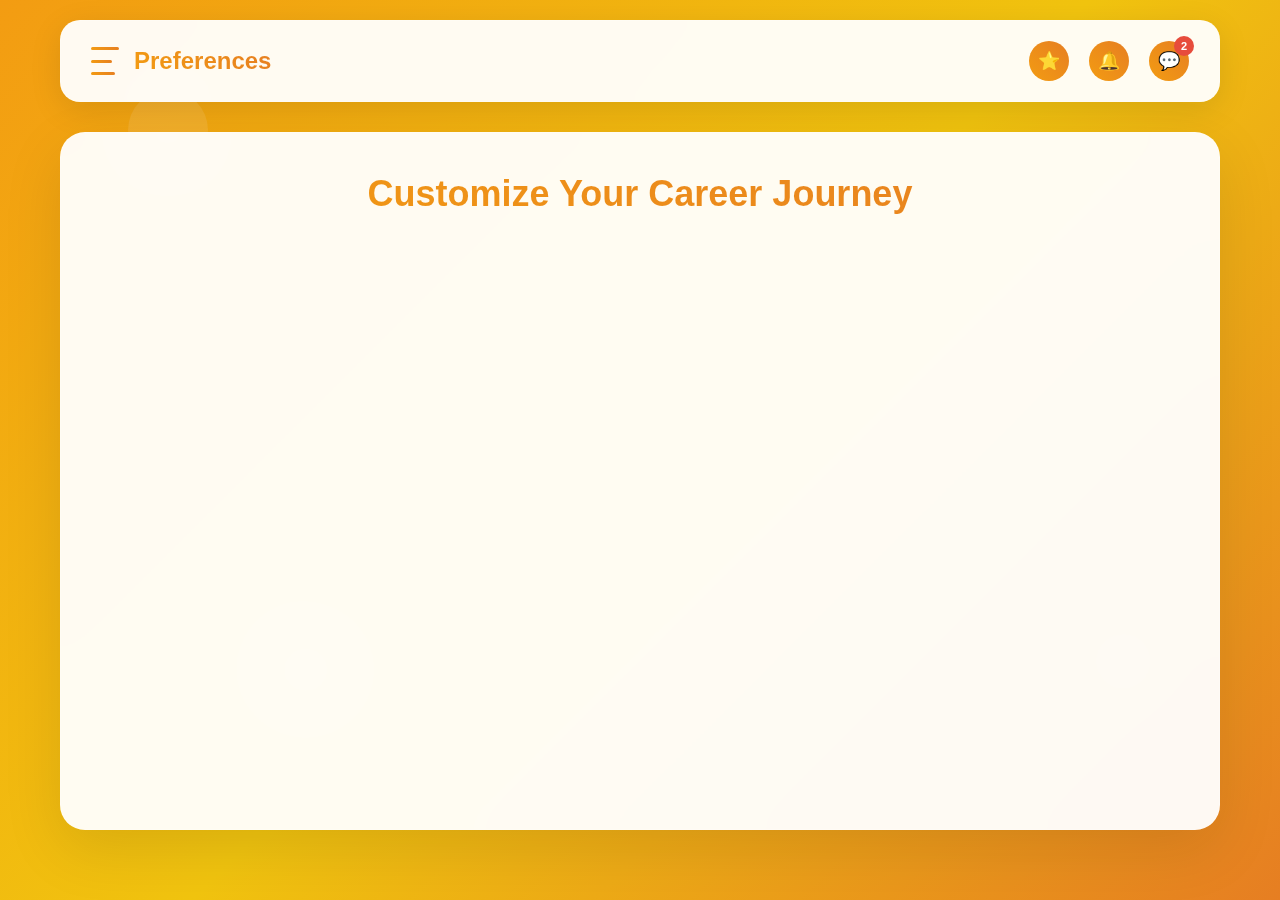
<file: templates/preference page.html>
<!DOCTYPE html>
<html lang="en">
<head>
  <meta charset="UTF-8">
  <meta name="viewport" content="width=device-width, initial-scale=1.0">
  <title>Preferences - Your Career Journey</title>
  <style>
    * {
      margin: 0;
      padding: 0;
      box-sizing: border-box;
    }
    
    body {
      font-family: 'Inter', -apple-system, BlinkMacSystemFont, 'Segoe UI', Roboto, sans-serif;
      background: linear-gradient(135deg, #f39c12 0%, #f1c40f 50%, #e67e22 100%);
      min-height: 100vh;
      color: #333;
      overflow-x: hidden;
    }
    
    .bg-pattern {
      position: fixed;
      top: 0;
      left: 0;
      width: 100%;
      height: 100%;
      background: url('data:image/svg+xml,<svg xmlns="http://www.w3.org/2000/svg" viewBox="0 0 100 100"><defs><pattern id="grain" width="100" height="100" patternUnits="userSpaceOnUse"><circle cx="25" cy="25" r="1" fill="rgba(255,255,255,0.1)"/><circle cx="75" cy="75" r="1" fill="rgba(255,255,255,0.05)"/></pattern></defs><rect width="100" height="100" fill="url(%23grain)"/></svg>') repeat;
      z-index: 0;
      opacity: 0.3;
    }
    
    .container {
      position: relative;
      z-index: 1;
      max-width: 1200px;
      margin: 0 auto;
      padding: 20px;
    }
    
    .header {
      background: rgba(255, 255, 255, 0.95);
      backdrop-filter: blur(20px);
      border-radius: 20px;
      padding: 20px 30px;
      margin-bottom: 30px;
      box-shadow: 0 8px 32px rgba(0, 0, 0, 0.1);
      border: 1px solid rgba(255, 255, 255, 0.2);
      display: flex;
      justify-content: space-between;
      align-items: center;
      animation: slideDown 0.6s ease-out;
    }
    
    @keyframes slideDown {
      from {
        opacity: 0;
        transform: translateY(-30px);
      }
      to {
        opacity: 1;
        transform: translateY(0);
      }
    }
    
    .header-left {
      display: flex;
      align-items: center;
      gap: 15px;
    }
    
    .menu-icon {
      width: 28px;
      height: 28px;
      display: flex;
      flex-direction: column;
      justify-content: space-between;
      cursor: pointer;
      transition: all 0.3s ease;
    }
    
    .menu-icon:hover {
      transform: scale(1.1);
    }
    
    .menu-line {
      height: 3px;
      background: linear-gradient(45deg, #f39c12, #e67e22);
      border-radius: 3px;
      transition: all 0.3s ease;
    }
    
    .menu-line:nth-child(1) { width: 100%; }
    .menu-line:nth-child(2) { width: 75%; }
    .menu-line:nth-child(3) { width: 85%; }
    
    .header-title {
      font-size: 24px;
      font-weight: 700;
      background: linear-gradient(45deg, #f39c12, #e67e22);
      -webkit-background-clip: text;
      -webkit-text-fill-color: transparent;
      background-clip: text;
    }
    
    .header-right {
      display: flex;
      align-items: center;
      gap: 20px;
    }
    
    .icon {
      position: relative;
      width: 40px;
      height: 40px;
      border-radius: 50%;
      background: linear-gradient(45deg, #f39c12, #e67e22);
      display: flex;
      align-items: center;
      justify-content: center;
      color: white;
      cursor: pointer;
      transition: all 0.3s ease;
      font-size: 18px;
    }
    
    .icon:hover {
      transform: translateY(-2px);
      box-shadow: 0 8px 25px rgba(243, 156, 18, 0.4);
    }
    
    .badge {
      position: absolute;
      top: -5px;
      right: -5px;
      background: #e74c3c;
      color: white;
      font-size: 11px;
      width: 20px;
      height: 20px;
      border-radius: 50%;
      display: flex;
      align-items: center;
      justify-content: center;
      font-weight: 600;
      animation: pulse 2s infinite;
    }
    
    @keyframes pulse {
      0% { transform: scale(1); }
      50% { transform: scale(1.1); }
      100% { transform: scale(1); }
    }
    
    .main-content {
      background: rgba(255, 255, 255, 0.95);
      backdrop-filter: blur(20px);
      border-radius: 25px;
      padding: 40px;
      box-shadow: 0 20px 60px rgba(0, 0, 0, 0.1);
      border: 1px solid rgba(255, 255, 255, 0.2);
      animation: fadeInUp 0.8s ease-out 0.2s both;
    }
    
    @keyframes fadeInUp {
      from {
        opacity: 0;
        transform: translateY(40px);
      }
      to {
        opacity: 1;
        transform: translateY(0);
      }
    }
    
    .main-title {
      font-size: 36px;
      font-weight: 800;
      margin-bottom: 40px;
      background: linear-gradient(45deg, #f39c12, #e67e22);
      -webkit-background-clip: text;
      -webkit-text-fill-color: transparent;
      background-clip: text;
      text-align: center;
    }
    
    .section {
      margin-bottom: 50px;
      opacity: 0;
      animation: slideInLeft 0.6s ease-out forwards;
      position: relative;
    }
    
    .section:nth-child(2) { animation-delay: 0.1s; }
    .section:nth-child(3) { animation-delay: 0.2s; }
    .section:nth-child(4) { animation-delay: 0.3s; }
    
    @keyframes slideInLeft {
      from {
        opacity: 0;
        transform: translateX(-30px);
      }
      to {
        opacity: 1;
        transform: translateX(0);
      }
    }
    
    .section-title {
      font-size: 20px;
      font-weight: 600;
      color: #2c3e50;
      margin-bottom: 20px;
      position: relative;
      padding-left: 20px;
    }
    
    .section-title::before {
      content: '';
      position: absolute;
      left: 0;
      top: 50%;
      transform: translateY(-50%);
      width: 4px;
      height: 20px;
      background: linear-gradient(45deg, #f39c12, #e67e22);
      border-radius: 2px;
    }
    
    .dropdown-container {
      position: relative;
      margin-bottom: 25px;
      z-index: 10;
      clear: both;
    }
    
    .dropdown-container.active {
      z-index: 1001;
    }
    
    .search-box {
      width: 100%;
      padding: 18px 60px 18px 20px;
      border: 2px solid transparent;
      border-radius: 15px;
      outline: none;
      font-size: 16px;
      background: linear-gradient(white, white) padding-box,
                  linear-gradient(45deg, #f39c12, #e67e22) border-box;
      transition: all 0.3s ease;
      cursor: pointer;
    }
    
    .search-box:hover {
      transform: translateY(-2px);
      box-shadow: 0 8px 25px rgba(243, 156, 18, 0.15);
    }
    
    .search-box:focus {
      border-color: #f39c12;
      box-shadow: 0 0 0 3px rgba(243, 156, 18, 0.1);
    }
    
    .search-icon {
      position: absolute;
      right: 20px;
      top: 50%;
      transform: translateY(-50%);
      color: #f39c12;
      font-size: 20px;
      transition: all 0.3s ease;
    }
    
    .dropdown-menu {
      position: absolute;
      top: 100%;
      left: 0;
      width: 100%;
      max-height: 250px;
      overflow-y: auto;
      background: white;
      border-radius: 15px;
      z-index: 1000;
      box-shadow: 0 20px 60px rgba(0, 0, 0, 0.25);
      border: 1px solid rgba(243, 156, 18, 0.2);
      opacity: 0;
      visibility: hidden;
      transform: translateY(-10px);
      transition: all 0.3s ease;
      margin-top: 5px;
    }
    
    .dropdown-menu.active {
      opacity: 1;
      visibility: visible;
      transform: translateY(0);
    }
    
    .dropdown-container.active ~ .tags-container {
      margin-top: 270px;
      transition: margin-top 0.3s ease;
    }
    
    .dropdown-item {
      padding: 15px 20px;
      cursor: pointer;
      transition: all 0.2s ease;
      border-bottom: 1px solid rgba(0, 0, 0, 0.05);
    }
    
    .dropdown-item:last-child {
      border-bottom: none;
    }
    
    .dropdown-item:hover {
      background: linear-gradient(45deg, rgba(243, 156, 18, 0.1), rgba(230, 126, 34, 0.1));
      transform: translateX(5px);
    }
    
    .tags-container {
      display: flex;
      flex-wrap: wrap;
      gap: 12px;
      margin-bottom: 30px;
      min-height: 20px;
      position: relative;
      z-index: 1;
      margin-top: 15px;
    }
    
    .tag {
      background: linear-gradient(45deg, #f39c12, #e67e22);
      color: white;
      padding: 12px 20px;
      border-radius: 25px;
      display: flex;
      align-items: center;
      gap: 8px;
      font-size: 14px;
      font-weight: 500;
      transition: all 0.3s ease;
      animation: tagAppear 0.4s ease-out;
      cursor: default;
    }
    
    @keyframes tagAppear {
      from {
        opacity: 0;
        transform: scale(0.8);
      }
      to {
        opacity: 1;
        transform: scale(1);
      }
    }
    
    .tag:hover {
      transform: translateY(-2px);
      box-shadow: 0 8px 25px rgba(243, 156, 18, 0.3);
    }
    
    .tag-small {
      background: white;
      color: #f39c12;
      border: 2px solid #f39c12;
      cursor: pointer;
      transition: all 0.3s ease;
    }
    
    .tag-small:hover {
      background: linear-gradient(45deg, #f39c12, #e67e22);
      color: white;
      transform: translateY(-3px) scale(1.05);
      box-shadow: 0 10px 30px rgba(243, 156, 18, 0.3);
    }
    
    .close-icon {
      cursor: pointer;
      font-size: 18px;
      font-weight: bold;
      transition: all 0.2s ease;
      width: 20px;
      height: 20px;
      border-radius: 50%;
      display: flex;
      align-items: center;
      justify-content: center;
    }
    
    .close-icon:hover {
      background: rgba(255, 255, 255, 0.2);
      transform: scale(1.2);
    }
    
    .add-icon {
      font-size: 16px;
      font-weight: bold;
    }
    
    .floating-shapes {
      position: fixed;
      top: 0;
      left: 0;
      width: 100%;
      height: 100%;
      pointer-events: none;
      z-index: 0;
    }
    
    .shape {
      position: absolute;
      border-radius: 50%;
      background: rgba(255, 255, 255, 0.1);
      animation: floating 6s ease-in-out infinite;
    }
    
    .shape:nth-child(1) {
      width: 80px;
      height: 80px;
      top: 10%;
      left: 10%;
      animation-delay: 0s;
    }
    
    .shape:nth-child(2) {
      width: 60px;
      height: 60px;
      top: 70%;
      right: 10%;
      animation-delay: 2s;
    }
    
    .shape:nth-child(3) {
      width: 100px;
      height: 100px;
      bottom: 20%;
      left: 20%;
      animation-delay: 4s;
    }
    
    @keyframes floating {
      0%, 100% { transform: translateY(0px) rotate(0deg); }
      50% { transform: translateY(-20px) rotate(180deg); }
    }
    
    .progress-bar {
      position: fixed;
      top: 0;
      left: 0;
      height: 4px;
      background: linear-gradient(45deg, #f39c12, #e67e22);
      z-index: 1000;
      transition: width 0.3s ease;
    }
    
    @media (max-width: 768px) {
      .container {
        padding: 15px;
      }
      
      .header {
        padding: 15px 20px;
        border-radius: 15px;
      }
      
      .header-title {
        font-size: 20px;
      }
      
      .main-content {
        padding: 25px 20px;
        border-radius: 20px;
      }
      
      .main-title {
        font-size: 28px;
        margin-bottom: 30px;
      }
      
      .section {
        margin-bottom: 40px;
      }
      
      .tags-container {
        margin-bottom: 25px;
      }
      
      .section-title {
        font-size: 18px;
      }
      
      .search-box {
        padding: 15px 50px 15px 18px;
        font-size: 15px;
      }
      
      .icon {
        width: 35px;
        height: 35px;
        font-size: 16px;
      }
      
      .header-right {
        gap: 15px;
      }
      
      .tags-container {
        gap: 8px;
        margin-bottom: 20px;
      }
      
      .tag {
        padding: 10px 16px;
        font-size: 13px;
      }
      
      .dropdown-container.active ~ .tags-container {
        margin-top: 250px;
      }
    }
    
    @media (max-width: 480px) {
      .header-left {
        gap: 10px;
      }
      
      .header-title {
        font-size: 18px;
      }
      
      .main-title {
        font-size: 24px;
      }
      
      .section-title {
        font-size: 16px;
        padding-left: 15px;
      }
      
      .main-content {
        padding: 20px 15px;
      }
      
      .icon {
        width: 32px;
        height: 32px;
        font-size: 14px;
      }
      
      .dropdown-container.active ~ .tags-container {
        margin-top: 220px;
      }
    }
    
    .dropdown-menu::-webkit-scrollbar {
      width: 6px;
    }
    
    .dropdown-menu::-webkit-scrollbar-track {
      background: #f1f1f1;
      border-radius: 3px;
    }
    
    .dropdown-menu::-webkit-scrollbar-thumb {
      background: linear-gradient(45deg, #f39c12, #e67e22);
      border-radius: 3px;
    }
    
    .success-animation {
      animation: successPulse 0.6s ease-out;
    }
    
    @keyframes successPulse {
      0% { transform: scale(1); }
      50% { transform: scale(1.1); background: #27ae60; }
      100% { transform: scale(1); }
    }
  </style>
</head>
<body>
  <div class="bg-pattern"></div>
  <div class="floating-shapes">
    <div class="shape"></div>
    <div class="shape"></div>
    <div class="shape"></div>
  </div>
  <div class="progress-bar" id="progressBar"></div>
  
  <div class="container">
    <div class="header">
      <div class="header-left">
        <div class="menu-icon" onclick="toggleMenu()">
          <div class="menu-line"></div>
          <div class="menu-line"></div>
          <div class="menu-line"></div>
        </div>
        <span class="header-title">Preferences</span>
      </div>
      <div class="header-right">
        <div class="icon" title="Favorites">⭐</div>
        <div class="icon" title="Notifications">🔔</div>
        <div class="icon" title="Messages">
          💬
          <span class="badge">2</span>
        </div>
      </div>
    </div>
    
    <div class="main-content">
      <h1 class="main-title">Customize Your Career Journey</h1>
      
      <div class="section">
        <h2 class="section-title">🎯 Primary Areas of Interest</h2>
        <div class="dropdown-container">
          <input type="text" class="search-box" placeholder="What field excites you the most?" readonly onclick="toggleDropdown('careerDropdown')">
          <div class="search-icon">🔍</div>
          <div class="dropdown-menu" id="careerDropdown">
            <div class="dropdown-item" onclick="addInterest('Web Development', 'selectedInterests')">🌐 Web Development</div>
            <div class="dropdown-item" onclick="addInterest('Electronics Engineering', 'selectedInterests')">⚡ Electronics Engineering</div>
            <div class="dropdown-item" onclick="addInterest('Software Development', 'selectedInterests')">💻 Software Development</div>
            <div class="dropdown-item" onclick="addInterest('Python/Django Development', 'selectedInterests')">🐍 Python/Django Development</div>
            <div class="dropdown-item" onclick="addInterest('UI/UX Design', 'selectedInterests')">🎨 UI/UX Design</div>
            <div class="dropdown-item" onclick="addInterest('Graphic Design', 'selectedInterests')">🎭 Graphic Design</div>
            <div class="dropdown-item" onclick="addInterest('Data Science', 'selectedInterests')">📊 Data Science</div>
            <div class="dropdown-item" onclick="addInterest('Machine Learning', 'selectedInterests')">🤖 Machine Learning</div>
            <div class="dropdown-item" onclick="addInterest('Mobile App Development', 'selectedInterests')">📱 Mobile App Development</div>
            <div class="dropdown-item" onclick="addInterest('DevOps', 'selectedInterests')">🔧 DevOps</div>
            <div class="dropdown-item" onclick="addInterest('Cloud Computing', 'selectedInterests')">☁️ Cloud Computing</div>
            <div class="dropdown-item" onclick="addInterest('Cybersecurity', 'selectedInterests')">🛡️ Cybersecurity</div>
            <div class="dropdown-item" onclick="addInterest('Artificial Intelligence', 'selectedInterests')">🧠 Artificial Intelligence</div>
            <div class="dropdown-item" onclick="addInterest('Blockchain Development', 'selectedInterests')">⛓️ Blockchain Development</div>
            <div class="dropdown-item" onclick="addInterest('Game Development', 'selectedInterests')">🎮 Game Development</div>
            <div class="dropdown-item" onclick="addInterest('AR/VR Development', 'selectedInterests')">🥽 AR/VR Development</div>
            <div class="dropdown-item" onclick="addInterest('Robotics', 'selectedInterests')">🤖 Robotics</div>
          </div>
        </div>
        
        <div class="tags-container" id="selectedInterests">
        </div>
      </div>
      
      <div class="section">
        <h2 class="section-title">🚀 Explore More Opportunities</h2>
        <div class="dropdown-container">
          <input type="text" class="search-box" placeholder="Discover additional career paths" readonly onclick="toggleDropdown('moreOpportunitiesDropdown')">
          <div class="search-icon">✨</div>
          <div class="dropdown-menu" id="moreOpportunitiesDropdown">
            <div class="dropdown-item" onclick="addInterest('Content Writing', 'additionalInterests')">✍️ Content Writing</div>
            <div class="dropdown-item" onclick="addInterest('Project Management', 'additionalInterests')">📋 Project Management</div>
            <div class="dropdown-item" onclick="addInterest('Virtual Assistant', 'additionalInterests')">🤝 Virtual Assistant</div>
            <div class="dropdown-item" onclick="addInterest('Financial Analysis', 'additionalInterests')">💰 Financial Analysis</div>
            <div class="dropdown-item" onclick="addInterest('Business Development', 'additionalInterests')">📈 Business Development</div>
            <div class="dropdown-item" onclick="addInterest('Technical Writing', 'additionalInterests')">📝 Technical Writing</div>
            <div class="dropdown-item" onclick="addInterest('Customer Support', 'additionalInterests')">🎧 Customer Support</div>
            <div class="dropdown-item" onclick="addInterest('3D Modeling', 'additionalInterests')">🎯 3D Modeling</div>
            <div class="dropdown-item" onclick="addInterest('Animation', 'additionalInterests')">🎬 Animation</div>
            <div class="dropdown-item" onclick="addInterest('Social Media Management', 'additionalInterests')">📱 Social Media Management</div>
            <div class="dropdown-item" onclick="addInterest('SEO Optimization', 'additionalInterests')">🔍 SEO Optimization</div>
            <div class="dropdown-item" onclick="addInterest('Video Editing', 'additionalInterests')">🎥 Video Editing</div>
            <div class="dropdown-item" onclick="addInterest('Market Research', 'additionalInterests')">📊 Market Research</div>
            <div class="dropdown-item" onclick="addInterest('Copywriting', 'additionalInterests')">📢 Copywriting</div>
          </div>
        </div>
        
        <div class="tags-container" id="additionalInterests">
        </div>
      </div>
      
      <div class="section">
        <h2 class="section-title">🔥 Trending Career Choices</h2>
        <div class="tags-container">
          <div class="tag tag-small" onclick="addInterest('Sales', 'selectedInterests')">
            💼 Sales
            <span class="add-icon">+</span>
          </div>
          <div class="tag tag-small" onclick="addInterest('Data Entry', 'selectedInterests')">
            ⌨️ Data Entry
            <span class="add-icon">+</span>
          </div>
          <div class="tag tag-small" onclick="addInterest('Digital Marketing', 'selectedInterests')">
            📊 Digital Marketing
            <span class="add-icon">+</span>
          </div>
          <div class="tag tag-small" onclick="addInterest('Marketing', 'selectedInterests')">
            📢 Marketing
            <span class="add-icon">+</span>
          </div>
          <div class="tag tag-small" onclick="addInterest('Human Resources', 'selectedInterests')">
            👥 Human Resources
            <span class="add-icon">+</span>
          </div>
        </div>
      </div>
    </div>
  </div>

  <script>
    const interests = {
      selectedInterests: [],
      additionalInterests: []
    };

    function updateProgressBar() {
      const totalInterests = interests.selectedInterests.length + interests.additionalInterests.length;
      const progress = Math.min((totalInterests / 5) * 100, 100);
      document.getElementById('progressBar').style.width = progress + '%';
    }

    function toggleDropdown(dropdownId) {
      const allDropdowns = document.querySelectorAll('.dropdown-menu');
      const allContainers = document.querySelectorAll('.dropdown-container');
      
      // Remove active class from all containers
      allContainers.forEach(container => {
        container.classList.remove('active');
      });
      
      // Close all dropdowns
      allDropdowns.forEach(dropdown => {
        if (dropdown.id !== dropdownId) {
          dropdown.classList.remove('active');
        }
      });
      
      const dropdown = document.getElementById(dropdownId);
      const container = dropdown.closest('.dropdown-container');
      
      if (dropdown.classList.contains('active')) {
        dropdown.classList.remove('active');
        container.classList.remove('active');
      } else {
        dropdown.classList.add('active');
        container.classList.add('active');
      }
    }

    function toggleMenu() {
      const menuIcon = document.querySelector('.menu-icon');
      menuIcon.style.transform = menuIcon.style.transform === 'rotate(90deg)' ? 'rotate(0deg)' : 'rotate(90deg)';
    }

    window.addEventListener('click', function(event) {
      if (!event.target.matches('.search-box') && !event.target.closest('.dropdown-menu')) {
        const dropdowns = document.querySelectorAll('.dropdown-menu');
        const containers = document.querySelectorAll('.dropdown-container');
        
        dropdowns.forEach(dropdown => {
          dropdown.classList.remove('active');
        });
        
        containers.forEach(container => {
          container.classList.remove('active');
        });
      }
    });

    function addInterest(interest, containerType) {
      if (!interests[containerType].includes(interest)) {
        interests[containerType].push(interest);
        updateInterests(containerType);
        updateProgressBar();
        
        const searchBox = document.querySelector(`#${containerType === 'selectedInterests' ? 'careerDropdown' : 'moreOpportunitiesDropdown'}`).previousElementSibling;
        searchBox.classList.add('success-animation');
        setTimeout(() => searchBox.classList.remove('success-animation'), 600);
      }
      
      const dropdowns = document.querySelectorAll('.dropdown-menu');
      const containers = document.querySelectorAll('.dropdown-container');
      
      dropdowns.forEach(dropdown => {
        dropdown.classList.remove('active');
      });
      
      containers.forEach(container => {
        container.classList.remove('active');
      });
    }

    function removeInterest(interest, containerType) {
      const index = interests[containerType].indexOf(interest);
      if (index > -1) {
        interests[containerType].splice(index, 1);
        updateInterests(containerType);
        updateProgressBar();
      }
    }

    function updateInterests(containerType) {
      const container = document.getElementById(containerType);
      container.innerHTML = '';
      
      interests[containerType].forEach((interest, index) => {
        const tag = document.createElement('div');
        tag.className = 'tag';
        tag.style.animationDelay = `${index * 0.1}s`;
        tag.innerHTML = `
          ${interest}
          <span class="close-icon" onclick="removeInterest('${interest}', '${containerType}')">×</span>
        `;
        container.appendChild(tag);
      });
    }

    window.addEventListener('scroll', () => {
      const scrolled = (window.pageYOffset / (document.documentElement.scrollHeight - window.innerHeight)) * 100;
      document.getElementById('progressBar').style.width = Math.min(scrolled, 100) + '%';
    });

    document.addEventListener('DOMContentLoaded', () => {
      updateProgressBar();
    });
  </script>
</body>
</html>
</file>
